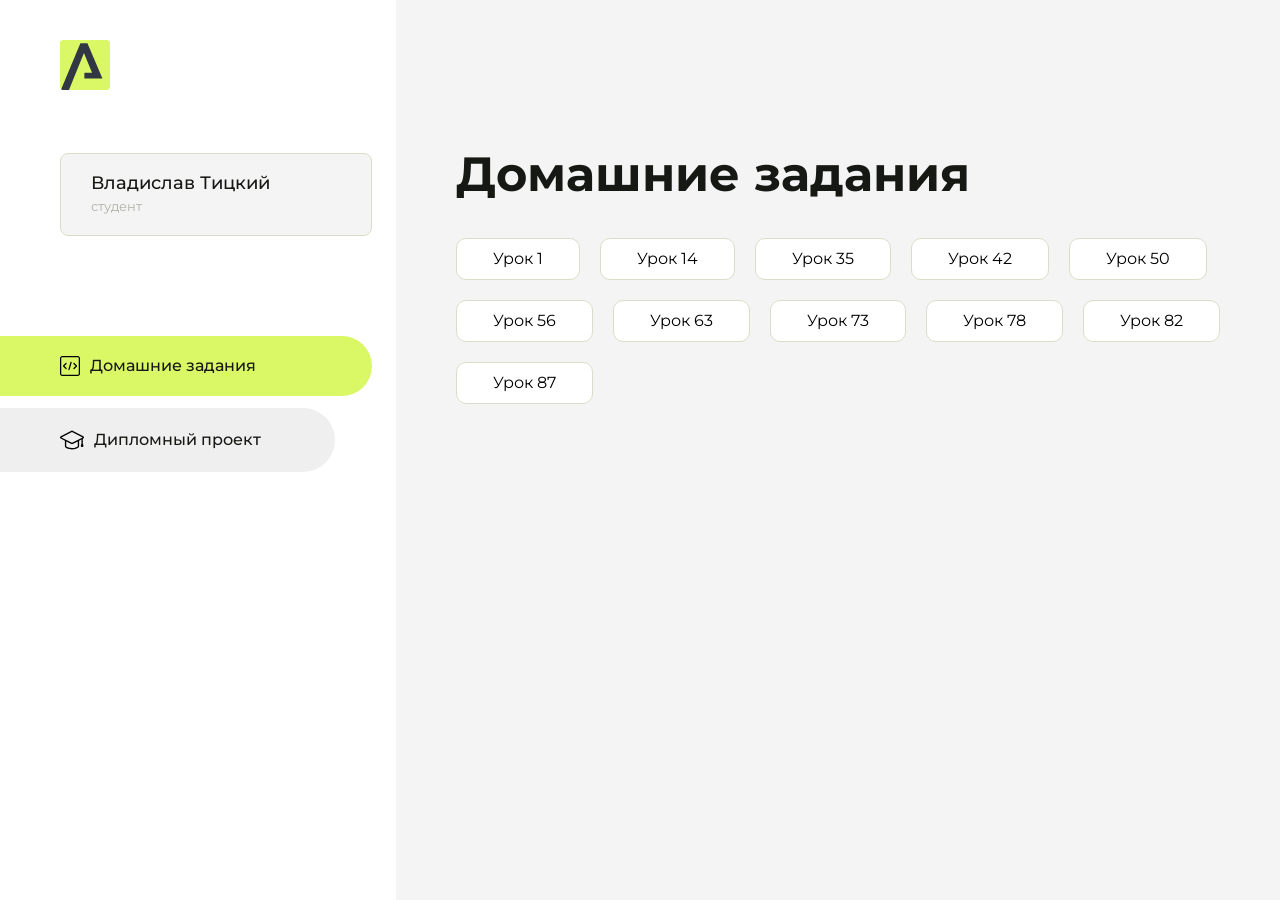
<file: index.html>
<!DOCTYPE html>
<html lang="en">
<head>
    <meta charset="UTF-8">
    <meta name="viewport" content="width=device-width, initial-scale=1.0">
    <title>Домашняя работа</title>
    <link rel="shortcut icon" href="src/logo.ico" type="image/x-icon">
    <link rel="preconnect" href="https://fonts.googleapis.com">
    <link rel="preconnect" href="https://fonts.gstatic.com" crossorigin>
    <link href="https://fonts.googleapis.com/css2?family=Montserrat:wght@400;500;700&family=Rubik:wght@500&display=swap"
          rel="stylesheet">
    <link rel="stylesheet" href="src/style.css">
</head>
<body id="body">
<div class="overlay" id="overlay"></div>
<div class="layout">
    <div class="burger" id="burger">
        <svg viewBox="0 0 24 24" fill="none" xmlns="http://www.w3.org/2000/svg">
            <g id="SVGRepo_bgCarrier" stroke-width="0"></g>
            <g id="SVGRepo_tracerCarrier" stroke-linecap="round" stroke-linejoin="round"></g>
            <g id="SVGRepo_iconCarrier">
                <path d="M4 18L20 18" stroke="#DAF765" stroke-width="2" stroke-linecap="round"></path>
                <path d="M4 12L20 12" stroke="#DAF765" stroke-width="2" stroke-linecap="round"></path>
                <path d="M4 6L20 6" stroke="#DAF765" stroke-width="2" stroke-linecap="round"></path>
            </g>
        </svg>
    </div>
    <aside class="sidebar" id="sidebar">
        <div class="sidebar__inner">
            <div class="logo">
                <svg width="50" height="50" viewBox="0 0 50 50" fill="none" xmlns="http://www.w3.org/2000/svg">
                    <g clip-path="url(#clip0_513_74730)">
                        <path d="M46.17 -0.257004H3.83C1.57281 -0.257004 -0.257 1.57281 -0.257 3.83V46.17C-0.257 48.4272 1.57281 50.257 3.83 50.257H46.17C48.4272 50.257 50.257 48.4272 50.257 46.17V3.83C50.257 1.57281 48.4272 -0.257004 46.17 -0.257004Z"
                              fill="#DAF765"/>
                        <path d="M24.375 38.4H42.461L27.441 3.1585H20.4355C20.4355 3.1585 6.7895 35.881 1.1945 49.294C2.015 50.0275 3.0945 50.257 3.6945 50.257H8.8445L23.954 13.07L32.0465 32.8285H24.375V38.4Z"
                              fill="#323843"/>
                    </g>
                    <defs>
                        <clipPath id="clip0_513_74730">
                            <rect width="50" height="50" fill="white"/>
                        </clipPath>
                    </defs>
                </svg>
            </div>
            <div class="sidebar__user">
                <div class="sidebar__name">Владислав Тицкий</div>
                <div class="sidebar__text">студент</div>
            </div>
            <div class="sidebar__tabs">
                <div class="sidebar__item">
                    <button class="sidebar__button active" id="tasks">
                        <svg xmlns="http://www.w3.org/2000/svg" width="20" height="20" viewBox="0 0 20 20" fill="none">
                            <g clip-path="url(#clip0_704_74543)">
                                <path d="M17.7083 20H2.29167C1.0275 20 0 18.9725 0 17.7083V2.29167C0 1.0275 1.0275 0 2.29167 0H17.7083C18.9725 0 20 1.0275 20 2.29167V17.7083C20 18.9725 18.9725 20 17.7083 20ZM2.29167 1.25C1.7175 1.25 1.25 1.7175 1.25 2.29167V17.7083C1.25 18.2825 1.7175 18.75 2.29167 18.75H17.7083C18.2825 18.75 18.75 18.2825 18.75 17.7083V2.29167C18.75 1.7175 18.2825 1.25 17.7083 1.25H2.29167Z"
                                      fill="black"/>
                                <path d="M6.04167 13.125C5.88167 13.125 5.72167 13.0642 5.6 12.9417L3.1 10.4417C2.85583 10.1975 2.85583 9.80167 3.1 9.5575L5.6 7.0575C5.84417 6.81333 6.24 6.81333 6.48417 7.0575C6.72833 7.30167 6.72833 7.6975 6.48417 7.94167L4.42583 10L6.48417 12.0583C6.72833 12.3025 6.72833 12.6983 6.48417 12.9425C6.36167 13.0642 6.20167 13.125 6.04167 13.125Z"
                                      fill="black"/>
                                <path d="M8.95833 14.1667C8.9 14.1667 8.84 14.1583 8.78167 14.1417C8.45083 14.0442 8.26083 13.6967 8.35833 13.3658L10.4417 6.28251C10.5392 5.95084 10.8892 5.76417 11.2175 5.85917C11.5483 5.95667 11.7383 6.30417 11.6408 6.63501L9.5575 13.7183C9.47833 13.9908 9.22833 14.1667 8.95833 14.1667Z"
                                      fill="black"/>
                                <path d="M13.9583 13.125C13.7983 13.125 13.6383 13.0642 13.5167 12.9417C13.2725 12.6975 13.2725 12.3017 13.5167 12.0575L15.575 9.99916L13.5167 7.94083C13.2725 7.69666 13.2725 7.30083 13.5167 7.05666C13.7608 6.81249 14.1567 6.81249 14.4008 7.05666L16.9008 9.55666C17.145 9.80083 17.145 10.1967 16.9008 10.4408L14.4008 12.9408C14.2783 13.0642 14.1183 13.125 13.9583 13.125Z"
                                      fill="black"/>
                            </g>
                            <defs>
                                <clipPath id="clip0_704_74543">
                                    <rect width="20" height="20" fill="white"/>
                                </clipPath>
                            </defs>
                        </svg>
                        <span>Домашние задания</span></button>
                </div>
                <div class="sidebar__item">
                    <button class="sidebar__button" id="diplom">
                        <svg xmlns="http://www.w3.org/2000/svg" width="24" height="24" viewBox="0 0 24 24" fill="none">
                            <g clip-path="url(#clip0_704_74553)">
                                <path d="M23.2628 10.5971C23.7176 10.365 24 9.90375 24 9.39337C24 8.883 23.7176 8.42175 23.2628 8.18962L12.6135 2.75362C12.2291 2.55824 11.7705 2.55787 11.3854 2.75399L0.736875 8.19C0.282375 8.42175 0 8.883 0 9.39337C0 9.90375 0.282375 10.365 0.736875 10.5971L4.89038 12.7177V18.2074C4.89038 19.8154 8.412 21.393 12 21.393C15.5884 21.393 19.1096 19.815 19.1096 18.2074V12.7174L21.4609 11.517V15.8017L20.901 17.2305C20.7409 17.6389 20.7934 18.0994 21.0405 18.4616C21.2876 18.8246 21.6979 19.041 22.1366 19.041C22.5754 19.041 22.9852 18.8246 23.2324 18.462C23.4795 18.099 23.532 17.6385 23.3719 17.2301L22.8124 15.8021V10.827L23.2628 10.5971ZM17.7623 18.1721C17.6198 18.6375 15.3491 20.0419 12 20.0419C8.65088 20.0419 6.38025 18.6375 6.2415 18.2074V12.3037L6.23887 12.3019C6.23812 12.057 6.1065 11.8207 5.87325 11.7019L1.3515 9.39337L12 3.95737L22.6489 9.39337L12 14.8294L5.87325 11.7019C5.54063 11.5331 4.6695 11.6674 4.5 12C4.33012 12.3322 4.55813 12.5479 4.89038 12.7177L11.3857 16.0331C11.5781 16.1314 11.7889 16.1805 12 16.1805C12.2107 16.1805 12.4222 16.1314 12.6146 16.0331L17.7593 13.407L17.7623 18.1721Z"
                                      fill="black"/>
                            </g>
                            <defs>
                                <clipPath id="clip0_704_74553">
                                    <rect width="24" height="24" fill="white"/>
                                </clipPath>
                            </defs>
                        </svg>
                        <span>Дипломный проект</span></button>
                </div>
            </div>
        </div>

    </aside>
    <div class="content">
        <div class="container">
            <div class="content__block" id="tasksBlock">
                <div class="content__title">Домашние задания</div>
                <ul class="content__list">
                    <li class="content__list-item">
                        <a href="HeloAroken/index.html">Урок 1</a>
                    </li>
                     <li class="content__list-item">
                        <a href="Article/index.html">Урок 14 </a>
                    </li>
                     <li class="content__list-item">
                        <a href="Tabl/index.html">Урок 35 </a>
                    </li>
                     <li class="content__list-item">
                        <a href="Practik-form/index.html">Урок 42 </a>
                    </li>
                     <li class="content__list-item">
                        <a href="Fit-studio/article.html">Урок 50 </a>
                    </li>
                     <li class="content__list-item">
                        <a href="Flexbox/index.html">Урок 56 </a>
                    </li>
                     <li class="content__list-item">
                        <a href="Fit-studio-1/article.html">Урок 63 </a>
                    </li>
                     <li class="content__list-item">
                        <a href="Form/index.html">Урок 73 </a>
                    </li>
                    <li class="content__list-item">
                        <a href="Fit-studio-2/index.html">Урок 78 </a>
                    </li>
                    <li class="content__list-item">
                        <a href="Fit-studio-3/index.html">Урок 82 </a>
                    </li>
                    <li class="content__list-item">
                        <a href="Fit-studio-final/index.html">Урок 87 </a>
                    </li>
                </ul>
            </div>
            <div class="content__block hidden" id="diplomBlock">
                <div class="content__title">Дипломный проект</div>
                <div class="content__list-diplom">
                    <a href="ПАПКА-С-НОМЕРОМ-УРОКА">Ссылка на ДЗ</a>
                </div>
                <div class="content__decor">
                    <div class="content__decor-text">Давай проверим, чему ты научился!</div>
                    <div class="content__decor-img">
                        <img src="src/decor.png" alt="decor">
                    </div>
                </div>
            </div>
        </div>
    </div>
</div>
<script src="src/index.js"></script>
</body>
</html>
</file>
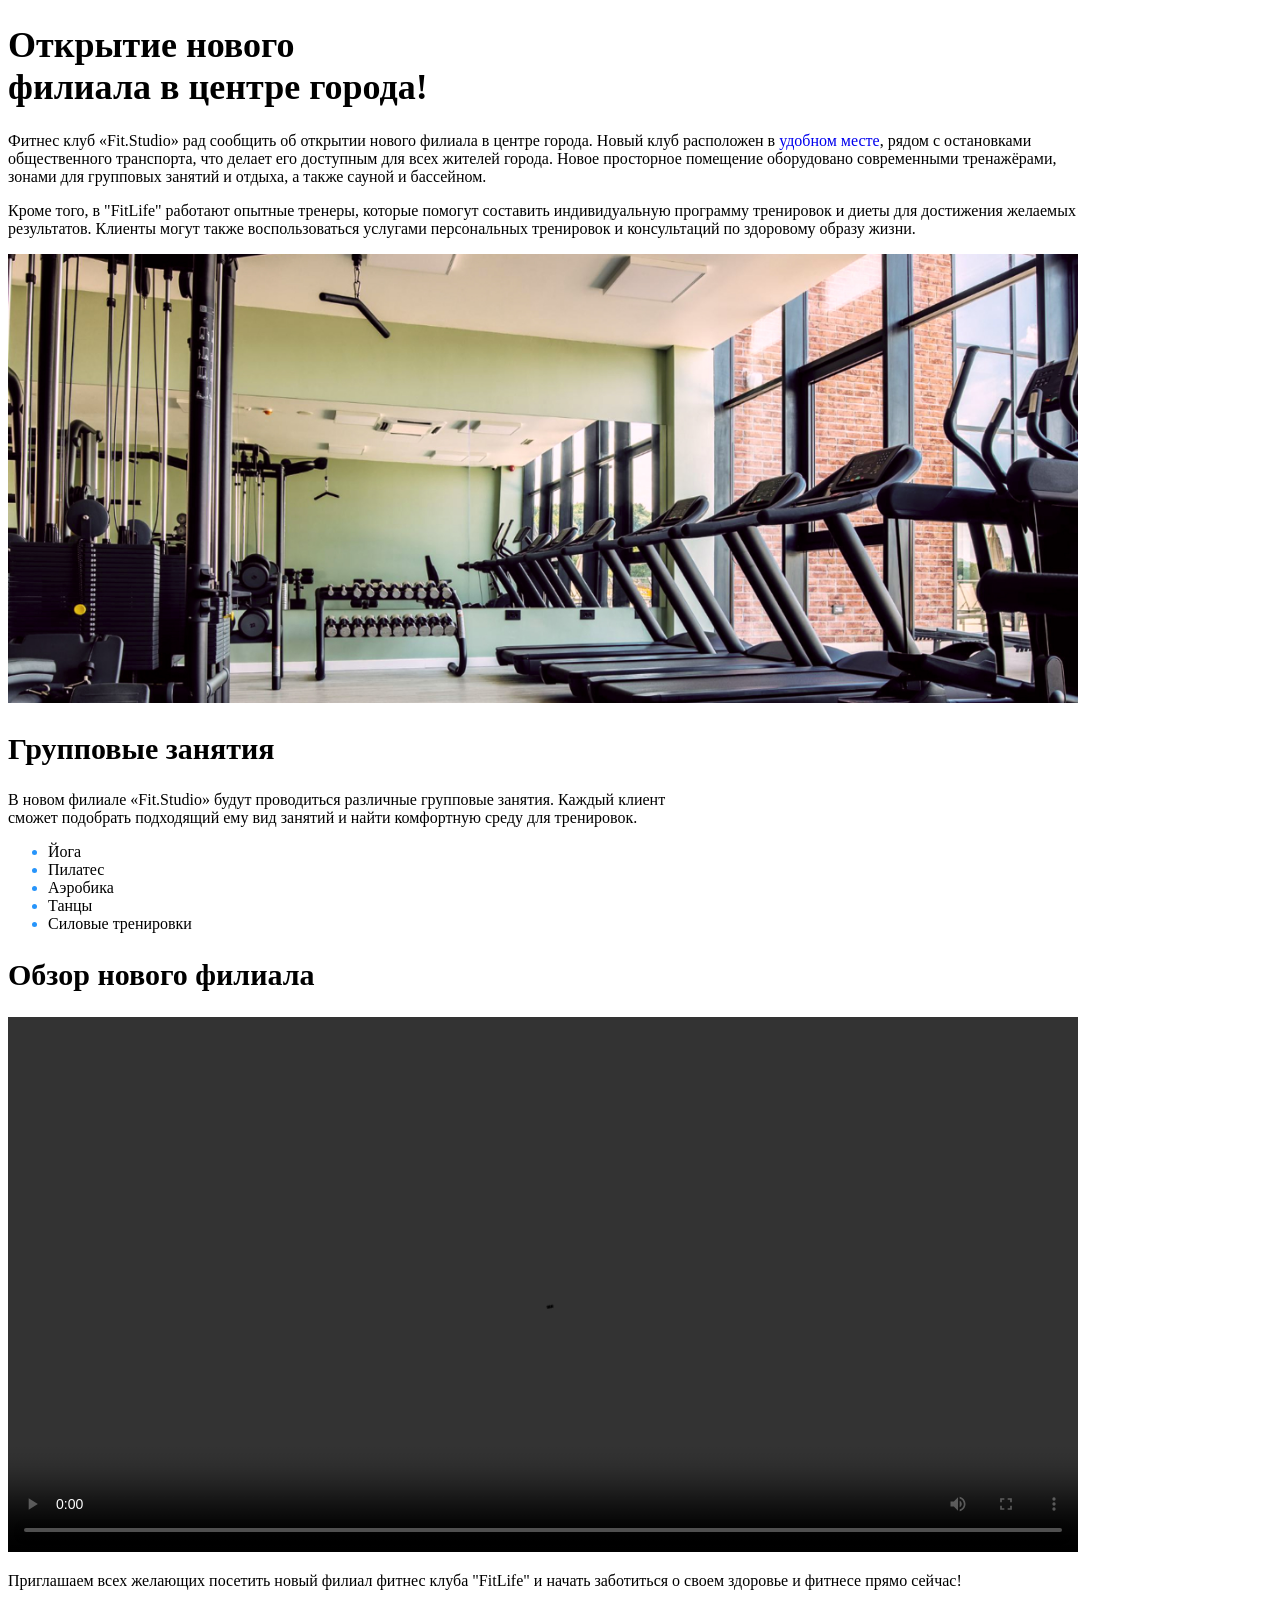
<file: Article/index.html>
<!doctype html>
<html lang="ru">
  <head>
    <meta charset="UTF-8" />
    <meta name="viewport" content="width=device-width, initial-scale=1.0" />
    <title>Статья</title>
  </head>
  <body>
    <h1 style="font-size: 36px">
      Открытие нового
      <div></div>
      филиала в центре города!
    </h1>
    <p>
      Фитнес клуб «Fit.Studio» рад сообщить об открытии нового филиала в центре
      города. Новый клуб расположен в
      <a
        href="https://krasnodar.alexfitness.ru/cheremushki/"
        target="_blank"
        style="text-decoration: none"
        >удобном месте</a
      >, рядом с остановками <br />
      общественного транспорта, что делает его доступным для всех жителей
      города. Новое просторное помещение оборудовано современными тренажёрами,
      <br />
      зонами для групповых занятий и отдыха, а также сауной и бассейном.
    </p>
    <p>
      Кроме того, в "FitLife" работают опытные тренеры, которые помогут
      составить индивидуальную программу тренировок и диеты для достижения
      желаемых <br />
      результатов. Клиенты могут также воспользоваться услугами персональных
      тренировок и консультаций по здоровому образу жизни.
    </p>
    <img
      src="./image/gym-image.jpg"
      alt="Тренажерный зал с тремя беговыми дорожками, большим зеркалом и с двумя стойками для гантелей, справа на фотографии окно с видом на улицу"
      width="1070"
    />
    <h2 style="font-size: 30px">Групповые занятия</h2>
    <p>
      В новом филиале «Fit.Studio» будут проводиться различные групповые
      занятия. Каждый клиент <br />
      сможет подобрать подходящий ему вид занятий и найти комфортную среду для
      тренировок.
    </p>
    <ul>
      <li style="color: rgb(39, 149, 251);"><span style="color:black ;" /li>Йога</li>
      <li style="color: rgb(39, 149, 251)"><span style="color: black " /li>Пилатес</li>
      <li style="color: rgb(39, 149, 251)"><span style="color:black"s /li>Аэробика</li>
      <li style="color: rgb(39, 149, 251)"><span style="color:black" /li>Танцы</li>
      <li style="color: rgb(39, 149, 251)"><span style="color:black" /li>Cиловые тренировки</li>
    </ul>
    <h2 style="font-size: 30px">Обзор нового филиала</h2>
    <video src="./video/gym-video.mp4" controls width="1070"></video>
    <p>
      Приглашаем всех желающих посетить новый филиал фитнес клуба "FitLife" и
      начать заботиться о своем здоровье и фитнесе прямо сейчас!
    </p>
  </body>
</html>
</file>
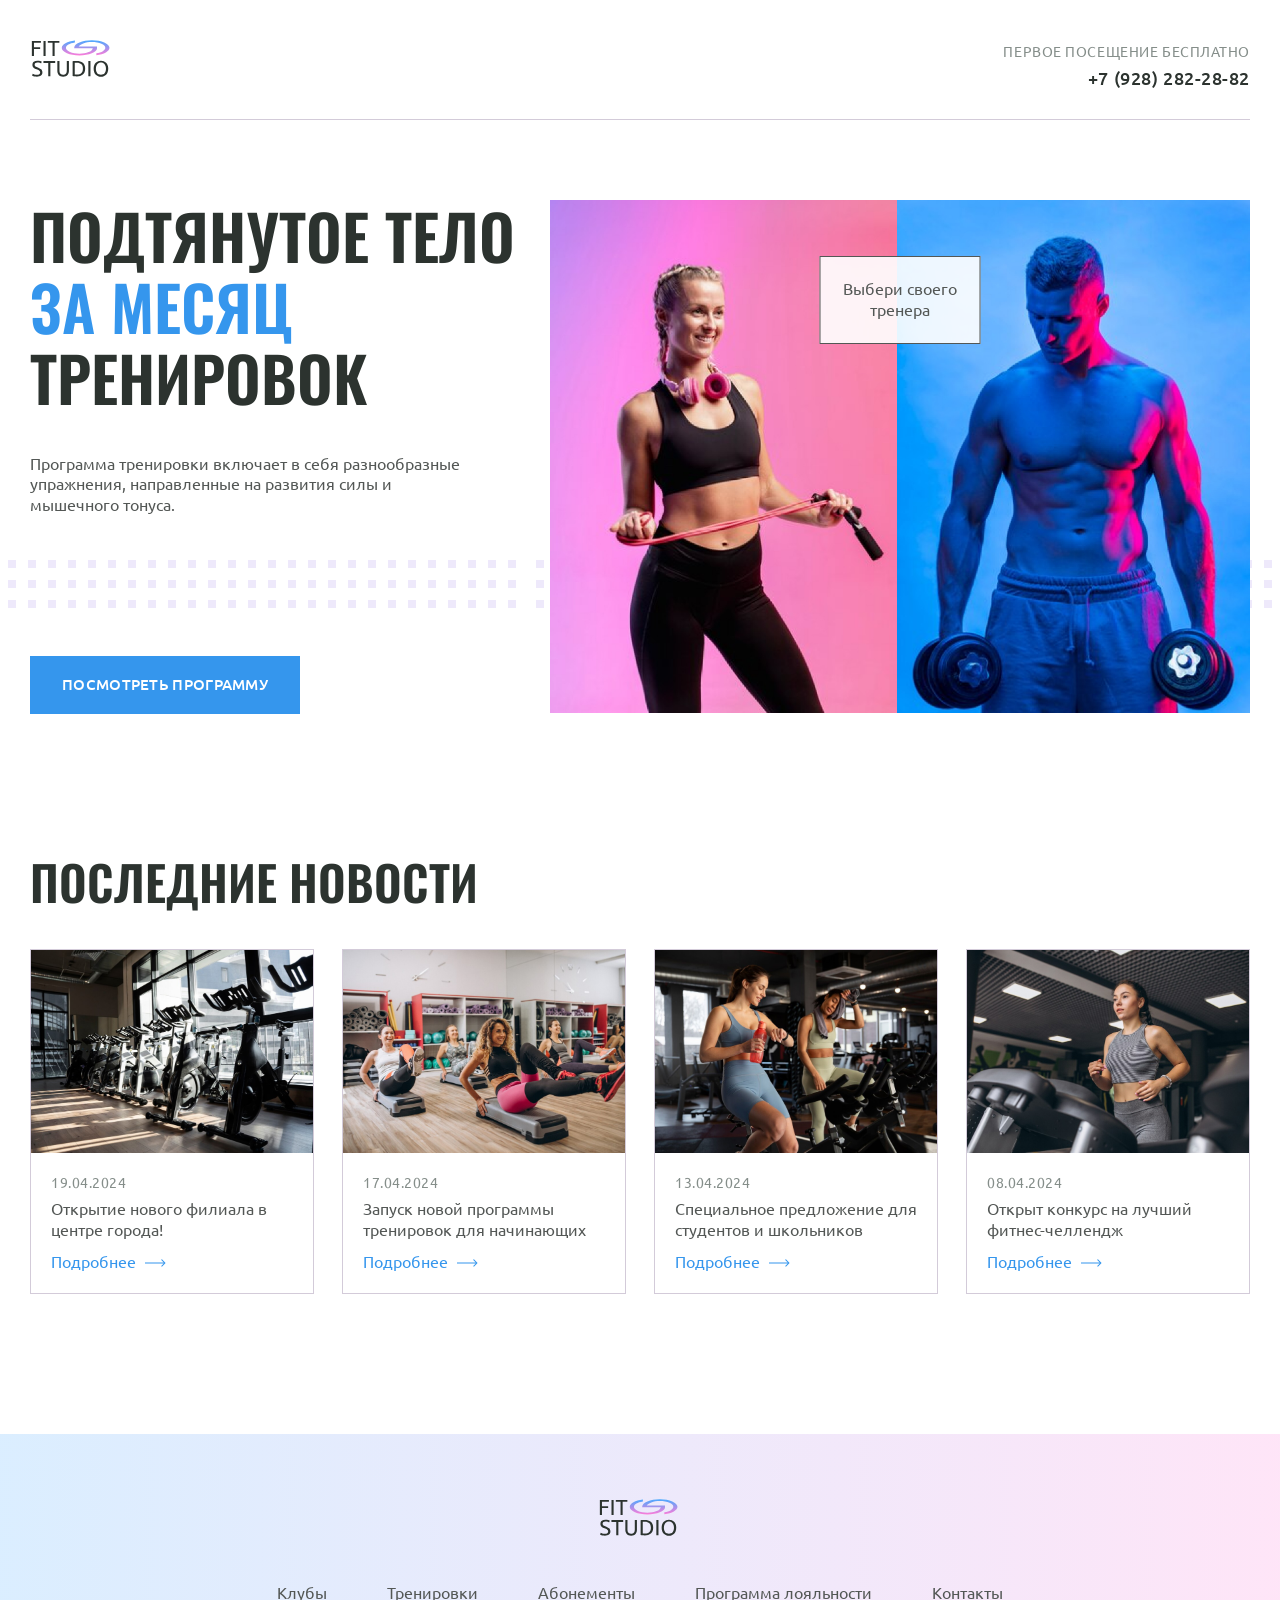
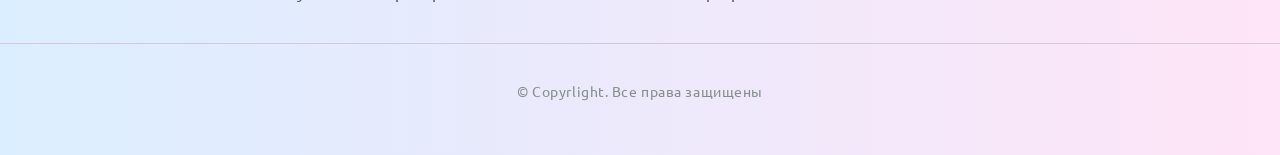
<file: Fit-studio-3/index.html>
<!doctype html>
<html lang="ru">
  <head>
    <meta charset="UTF-8" />
    <meta name="viewport" content="width=device-width, initial-scale=1.0" />
    <title>Fit Studio - Главная</title>
    <link rel="stylesheet" href="./CSS/normalize.css" />
    <link rel="stylesheet" href="./CSS/fonts.css" />
    <link rel="stylesheet" href="./CSS/globals.css" />
    <link rel="stylesheet" href="./CSS/header.css" />
    <link rel="stylesheet" href="./CSS/index.css" />
    <link rel="stylesheet" href="./CSS/footer.css" />
    <link
      rel="icon"
      type="image/svg+xml"
      sizes="128x128"
      href="./images/favicon-icon.svg"
    />
  </head>
  <body>
    <header class="header">
      <div class="container">
        <div class="header-inner">
          <a href="/">
            <img
              src="./images/logo-icon.svg"
              width="84"
              height="45"
              alt="Логотип Fit studio"
            />
          </a>
          <div class="phone text-sub">
            <p>Первое посещение бесплатно</p>
            <a href="tel: +79282822882">+7 (928) 282-28-82</a>
          </div>
        </div>
      </div>
    </header>
    <section class="hero section">
      <div class="container hero-container">
        <div class="hero-info">
          <h1>Подтянутое тело <strong>за месяц</strong> тренировок</h1>
          <p class="text">
            Программа тренировки включает в себя разнообразные упражнения,
            направленные на развития силы и мышечного тонуса.
          </p>
          <a class="button" href="#">Посмотреть программу</a>
        </div>
        <div class="hero-images">
          <p class="hero-choose text">Выбери своего тренера</p>
          <img
            src="./images/sporty-woman-img.jpg"
            width="347"
            height="513"
            alt="Спортивная девушка держит в руках скакалку"
          />
          <img
            src="./images/sporty-man-img.jpg"
            width="353"
            height="513"
            alt="Спортивный мужчина держит в руках гантели"
          />
        </div>
      </div>
    </section>
    <section class="news section">
      <div class="container">
        <h2 class="title-large">Последние новости</h2>
        <div class="news-container">
          <article class="news-article">
            <header>
              <img
                src="./images/news/news-1-img.jpg"
                width="284"
                height="203"
                alt="велотренажеры в спортивном зале"
              />
              <div class="news-info">
                <time class="news-date text-sub" datetime="2024-04-19">
                  19.04.2024
                </time>
                <h3 class="text">Открытие нового филиала в центре города!</h3>
              </div>
            </header>
            <footer>
              <a class="news-link" href="article.html">Подробнее</a>
            </footer>
          </article>
          <article class="news-article">
            <header>
              <img
                src="./images/news/news-2-img.jpg"
                width="284"
                height="203"
                alt="группа девушек выполняют тренировку на степ-платформах"
              />
              <div class="news-info">
                <time class="news-date text-sub" datetime="2024.04.17">
                  17.04.2024
                </time>
                <h3 class="text">
                  Запуск новой программы тренировок для начинающих
                </h3>
              </div>
            </header>
            <footer>
              <a class="news-link" href="article.html">Подробнее</a>
            </footer>
          </article>
          <article class="news-article">
            <header>
              <img
                src="./images/news/news-3-img.jpg"
                width="284"
                height="203"
                alt="Две девушки занимаются на велотренажерах"
              />
              <div class="news-info">
                <time class="news-date text-sub" datetime="2024-04-13">
                  13.04.2024
                </time>
                <h3 class="text">
                  Специальное предложение для студентов и школьников
                </h3>
              </div>
            </header>
            <footer>
              <a class="news-link" href="article.html">Подробнее</a>
            </footer>
          </article>
          <article class="news-article">
            <header>
              <img
                src="./images/news/news-4-img.jpg"
                width="284"
                height="203"
                alt="Девушка тренируется на беговой дорожке"
              />
              <div class="news-info">
                <time class="news-date text-sub" datetime="2024-04-08">
                  08.04.2024
                </time>
                <h3 class="text">Открыт конкурс на лучший фитнес-челлендж</h3>
              </div>
            </header>
            <footer>
              <a class="news-link" href="article.html">Подробнее</a>
            </footer>
          </article>
        </div>
      </div>
    </section>
    <footer class="footer">
      <div class="footer-top">
        <div class="container">
          <a class="footer-logo" href="/">
            <img
              src="./images/logo-icon.svg"
              width="84"
              height="45"
              alt="Логотип Fit studio"
            />
          </a>
          <nav class="menu">
            <ul>
              <li><a href="#">Клубы</a></li>
              <li><a href="#">Тренировки</a></li>
              <li><a href="#">Абонементы</a></li>
              <li><a href="#">Программа лояльности</a></li>
              <li><a href="#">Контакты</a></li>
            </ul>
          </nav>
        </div>
      </div>
      <div class="contaier">
        <p class="copyrlight">&copy; Copyrlight. Все права защищены</p>
      </div>
    </footer>
  </body>
</html>
</file>
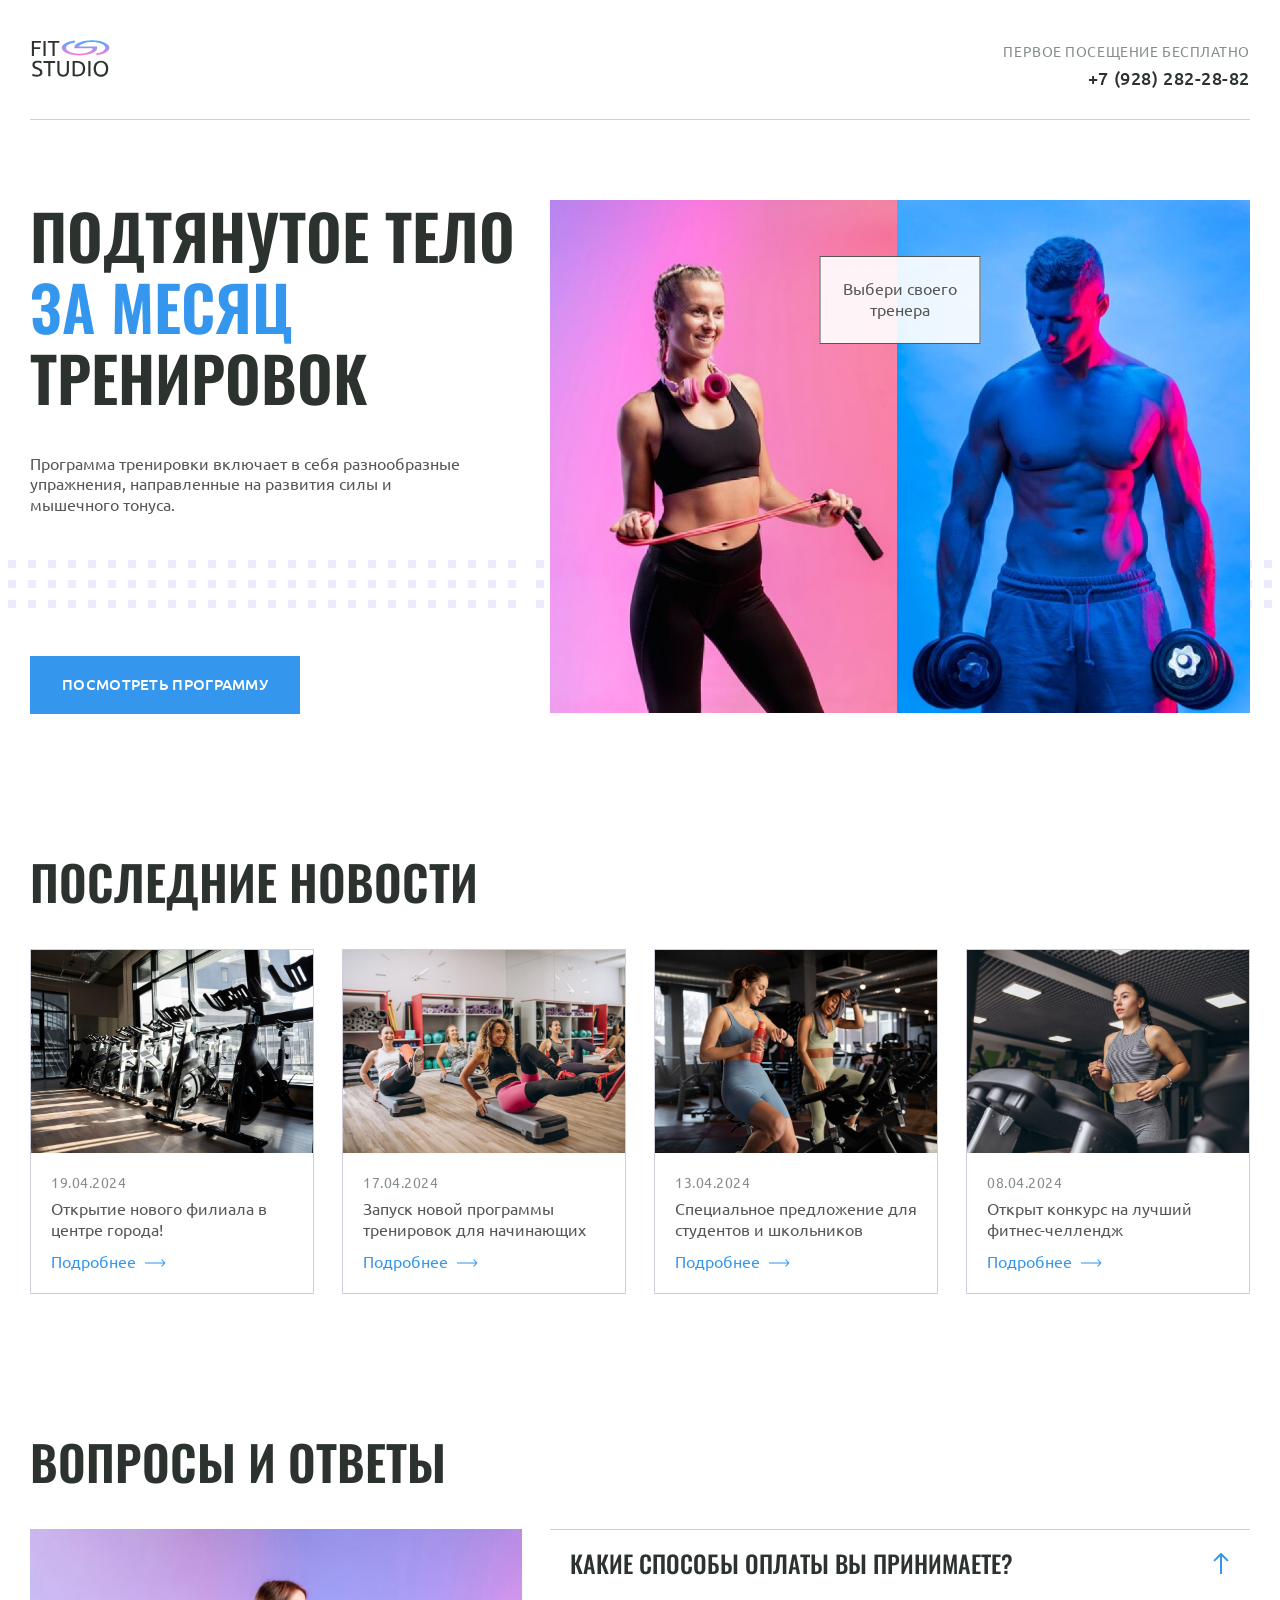
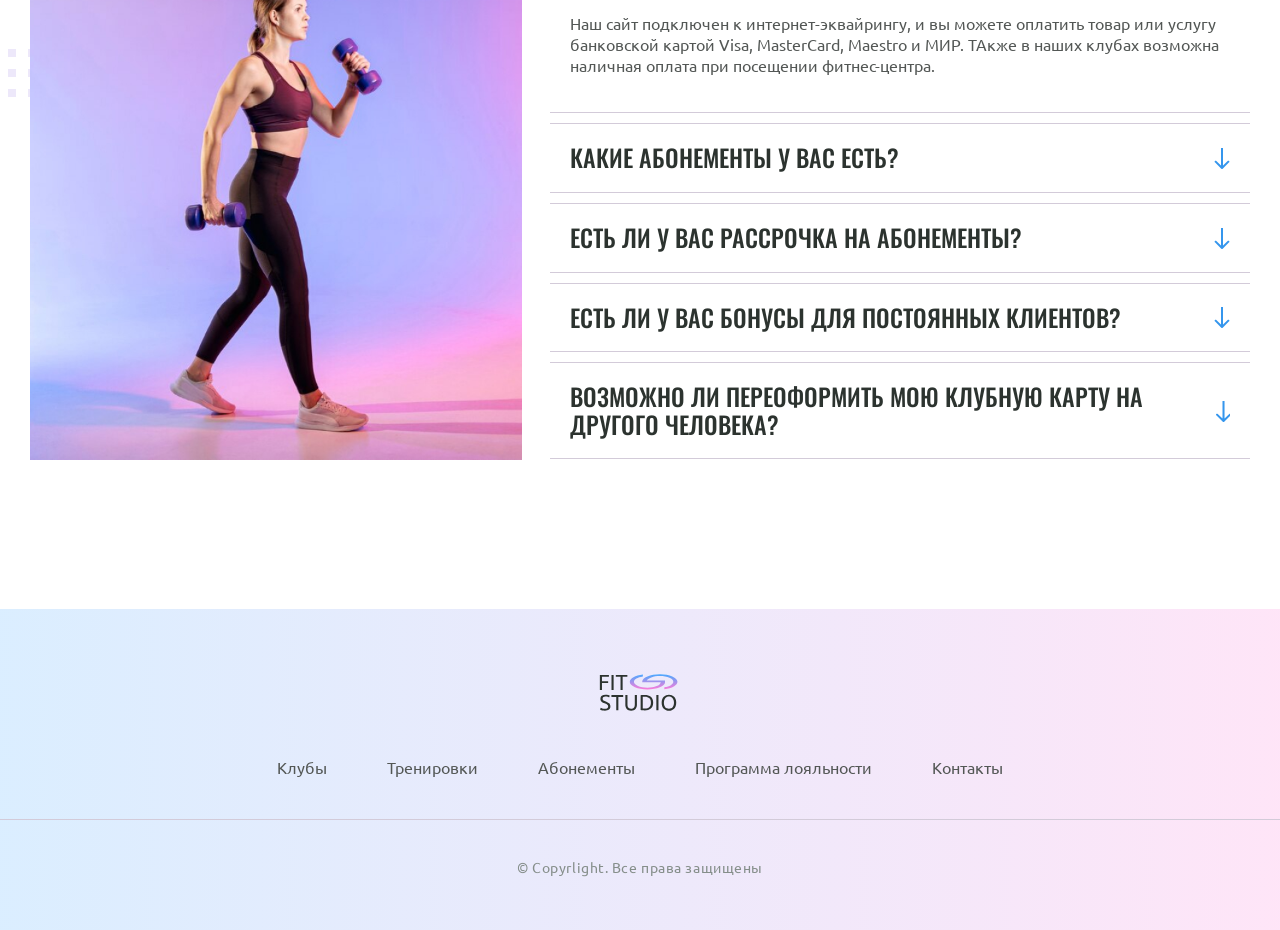
<file: Fit-studio-final/index.html>
<!doctype html>
<html lang="ru">
  <head>
    <meta charset="UTF-8" />
    <meta name="viewport" content="width=device-width, initial-scale=1.0" />
    <title>Fit Studio - Главная</title>
    <link rel="stylesheet" href="./CSS/normalize.css" />
    <link rel="stylesheet" href="./CSS/fonts.css" />
    <link rel="stylesheet" href="./CSS/globals.css" />
    <link rel="stylesheet" href="./CSS/header.css" />
    <link rel="stylesheet" href="./CSS/index.css" />
    <link rel="stylesheet" href="./CSS/footer.css" />
    <link
      rel="icon"
      type="image/svg+xml"
      sizes="128x128"
      href="./images/favicon-icon.svg"
    />
  </head>
  <body>
    <header class="header">
      <div class="container">
        <div class="header-inner">
          <a href="/">
            <img
              src="./images/logo-icon.svg"
              width="84"
              height="45"
              alt="Логотип Fit studio"
            />
          </a>
          <div class="phone text-sub">
            <p>Первое посещение бесплатно</p>
            <a href="tel: +79282822882">+7 (928) 282-28-82</a>
          </div>
        </div>
      </div>
    </header>
    <section class="hero section">
      <div class="container hero-container">
        <div class="hero-info">
          <h1>Подтянутое тело <strong>за месяц</strong> тренировок</h1>
          <p class="text">
            Программа тренировки включает в себя разнообразные упражнения,
            направленные на развития силы и мышечного тонуса.
          </p>
          <a class="button" href="#">Посмотреть программу</a>
        </div>
        <div class="hero-images">
          <p class="hero-choose text">Выбери своего тренера</p>
          <img
            src="./images/sporty-woman-img.jpg"
            width="347"
            height="513"
            alt="Спортивная девушка держит в руках скакалку"
          />
          <img
            src="./images/sporty-man-img.jpg"
            width="353"
            height="513"
            alt="Спортивный мужчина держит в руках гантели"
          />
        </div>
      </div>
    </section>
    <section class="news section">
      <div class="container">
        <h2 class="title-large">Последние новости</h2>
        <div class="news-container">
          <article class="news-article">
            <header>
              <img
                src="./images/news/news-1-img.jpg"
                width="284"
                height="203"
                alt="велотренажеры в спортивном зале"
              />
              <div class="news-info">
                <time class="news-date text-sub" datetime="2024-04-19">
                  19.04.2024
                </time>
                <h3 class="text">Открытие нового филиала в центре города!</h3>
              </div>
            </header>
            <footer>
              <a class="news-link" href="article.html">Подробнее</a>
            </footer>
          </article>
          <article class="news-article">
            <header>
              <img
                src="./images/news/news-2-img.jpg"
                width="284"
                height="203"
                alt="группа девушек выполняют тренировку на степ-платформах"
              />
              <div class="news-info">
                <time class="news-date text-sub" datetime="2024.04.17">
                  17.04.2024
                </time>
                <h3 class="text">
                  Запуск новой программы тренировок для начинающих
                </h3>
              </div>
            </header>
            <footer>
              <a class="news-link" href="article.html">Подробнее</a>
            </footer>
          </article>
          <article class="news-article">
            <header>
              <img
                src="./images/news/news-3-img.jpg"
                width="284"
                height="203"
                alt="Две девушки занимаются на велотренажерах"
              />
              <div class="news-info">
                <time class="news-date text-sub" datetime="2024-04-13">
                  13.04.2024
                </time>
                <h3 class="text">
                  Специальное предложение для студентов и школьников
                </h3>
              </div>
            </header>
            <footer>
              <a class="news-link" href="article.html">Подробнее</a>
            </footer>
          </article>
          <article class="news-article">
            <header>
              <img
                src="./images/news/news-4-img.jpg"
                width="284"
                height="203"
                alt="Девушка тренируется на беговой дорожке"
              />
              <div class="news-info">
                <time class="news-date text-sub" datetime="2024-04-08">
                  08.04.2024
                </time>
                <h3 class="text">Открыт конкурс на лучший фитнес-челлендж</h3>
              </div>
            </header>
            <footer>
              <a class="news-link" href="article.html">Подробнее</a>
            </footer>
          </article>
        </div>
      </div>
    </section>
    <section class="faq section">
      <div class="container">
        <h2 class="title-large">Вопросы и ответы</h2>
        <div class="faq-container">
          <img
            src="./images/sporty-woman-2-img.jpg"
            width="492"
            height="531"
            alt="Спортивная девушка держит в руках гантели"
          />
          <div>
            <details name="faq" open>
              <summary class="title-medium">
                Какие способы оплаты вы принимаете?
              </summary>
              <p class="text">
                Наш сайт подключен к интернет-эквайрингу, и вы можете оплатить
                товар или услугу банковской картой Visa, MasterCard, Maestro и
                МИР. ТАкже в наших клубах возможна наличная оплата при посещении
                фитнес-центра.
              </p>
            </details>
            <details name="faq">
              <summary class="title-medium">
                Какие абонементы у вас есть?
              </summary>
              <p class="text">
                Наш сайт подключен к интернет-эквайрингу, и вы можете оплатить
                товар или услугу банковской картой Visa, MasterCard, Maestro и
                МИР. ТАкже в наших клубах возможна наличная оплата при посещении
                фитнес-центра.
              </p>
            </details>
            <details name="faq">
              <summary class="title-medium">
                Есть ли у вас рассрочка на абонементы?
              </summary>
              <p class="text">
                Наш сайт подключен к интернет-эквайрингу, и вы можете оплатить
                товар или услугу банковской картой Visa, MasterCard, Maestro и
                МИР. ТАкже в наших клубах возможна наличная оплата при посещении
                фитнес-центра.
              </p>
            </details>
            <details name="faq">
              <summary class="title-medium">
                Есть ли у вас бонусы для постоянных клиентов?
              </summary>
              <p class="text">
                Наш сайт подключен к интернет-эквайрингу, и вы можете оплатить
                товар или услугу банковской картой Visa, MasterCard, Maestro и
                МИР. ТАкже в наших клубах возможна наличная оплата при посещении
                фитнес-центра.
              </p>
            </details>
            <details name="faq">
              <summary class="title-medium">
                Возможно ли переоформить мою клубную карту на другого человека?
              </summary>
              <p class="text">
                Наш сайт подключен к интернет-эквайрингу, и вы можете оплатить
                товар или услугу банковской картой Visa, MasterCard, Maestro и
                МИР. ТАкже в наших клубах возможна наличная оплата при посещении
                фитнес-центра.
              </p>
            </details>
          </div>
        </div>
      </div>
    </section>
    <footer class="footer">
      <div class="footer-top">
        <div class="container">
          <a class="footer-logo" href="/">
            <img
              src="./images/logo-icon.svg"
              width="84"
              height="45"
              alt="Логотип Fit studio"
            />
          </a>
          <nav class="menu">
            <ul>
              <li><a href="#">Клубы</a></li>
              <li><a href="#">Тренировки</a></li>
              <li><a href="#">Абонементы</a></li>
              <li><a href="#">Программа лояльности</a></li>
              <li><a href="#">Контакты</a></li>
            </ul>
          </nav>
        </div>
      </div>
      <div class="contaier">
        <p class="copyrlight">&copy; Copyrlight. Все права защищены</p>
      </div>
    </footer>
  </body>
</html>
</file>
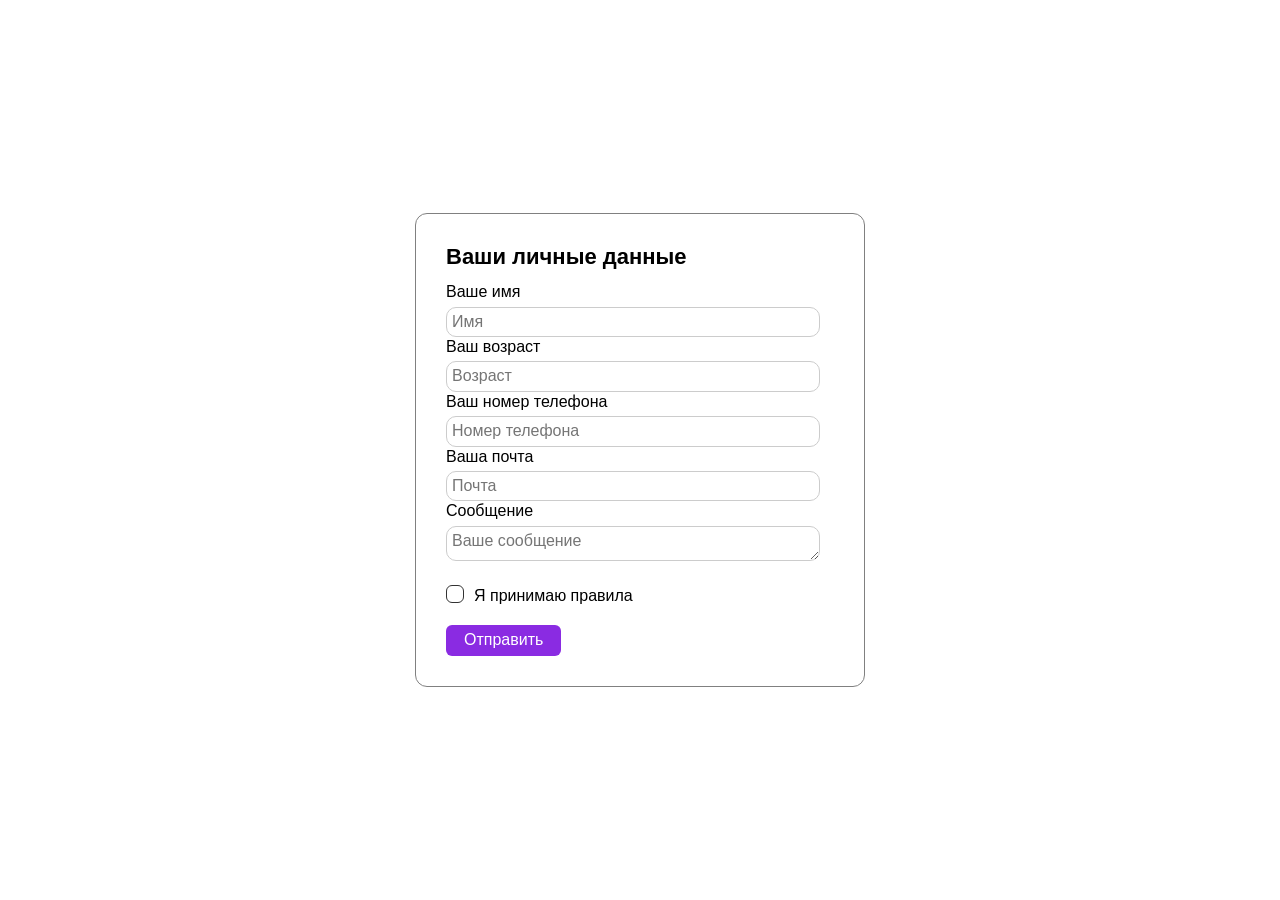
<file: Form/index.html>
<!doctype html>
<html lang="ru">
  <head>
    <meta charset="UTF-8" />
    <meta name="viewport" content="width=device-width, initial-scale=1.0" />
    <title>Практика по формам</title>
    <link rel="stylesheet" href="./CSS/style.css" />
    <link rel="stylesheet" href="./CSS/normalize.css" />
    <link rel="stylesheet" href="./images/check-icon.svg" />
  </head>
  <body>
    <form action="form">
      <legend>Ваши личные данные</legend>
      <fieldset class="group-1">
        <label>
          Ваше имя
          <input type="Name" required placeholder="Имя" />
        </label>
        <label>
          Ваш возраст
          <input type="number" required placeholder="Возраст" />
        </label>
        <label>
          Ваш номер телефона
          <input type="tel" required placeholder="Номер телефона" />
        </label>
        <label>
          Ваша почта
          <input type="email" required placeholder="Почта" />
        </label>
        <label>
          Сообщение
          <textarea
            name="coments"
            required
            placeholder="Ваше сообщение"
          ></textarea>
        </label>
      </fieldset>
      <label class="label checkbox-label">
        <input class="checkbox" type="checkbox" name="checkbox" required />
        <span class="checkbox-text">Я принимаю правила</span>
      </label>
      <button class="button">Отправить</button>
    </form>
  </body>
</html>
</file>
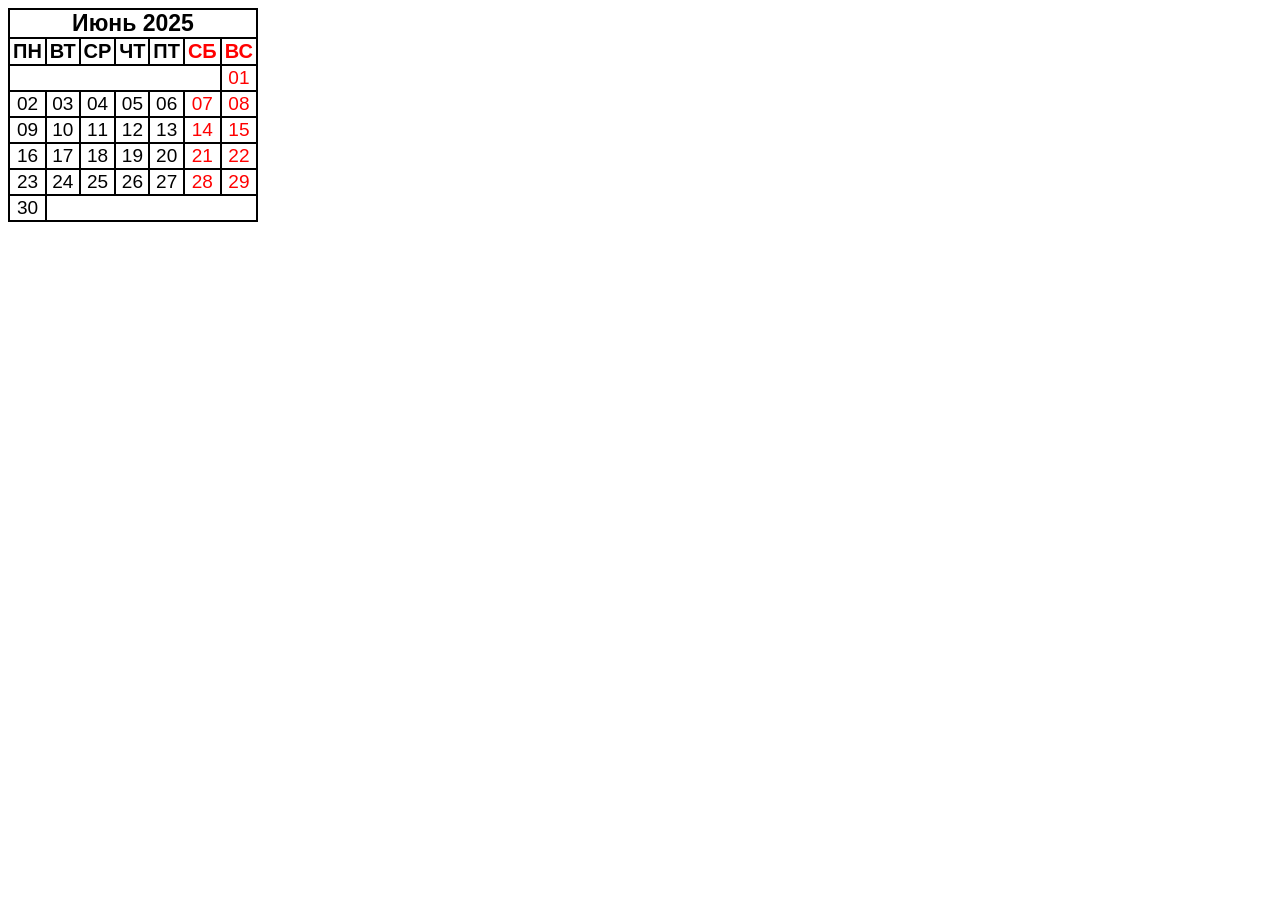
<file: Tabl/index.html>
<!doctype html>
<html lang="ru">
  <head>
    <meta charset="UTF-8" />
    <meta name="viewport" content="width=device-width, initial-scale=1.0" />
    <title>Практика по таблицам</title>
    <link rel="stylesheet" href="./CSS/style.css" />
  </head>
  <body>
    <table>
      <caption>
        Июнь 2025
      </caption>
      <thead>
        <tr>
          <th>ПН</th>
          <th>ВТ</th>
          <th>СР</th>
          <th>ЧТ</th>
          <th>ПТ</th>
          <th class="weekend">СБ</th>
          <th class="weekend">ВС</th>
        </tr>
      </thead>
      <tbody>
        <tr>
          <td colspan="6"></td>
          <td class="weekend">01</td>
        </tr>
        <tr>
          <td>02</td>
          <td>03</td>
          <td>04</td>
          <td>05</td>
          <td>06</td>
          <td class="weekend">07</td>
          <td class="weekend">08</td>
        </tr>
        <tr>
          <td>09</td>
          <td>10</td>
          <td>11</td>
          <td>12</td>
          <td>13</td>
          <td class="weekend">14</td>
          <td class="weekend">15</td>
        </tr>
        <tr>
          <td>16</td>
          <td>17</td>
          <td>18</td>
          <td>19</td>
          <td>20</td>
          <td class="weekend">21</td>
          <td class="weekend">22</td>
        </tr>
        <tr>
          <td>23</td>
          <td>24</td>
          <td>25</td>
          <td>26</td>
          <td>27</td>
          <td class="weekend">28</td>
          <td class="weekend">29</td>
        </tr>
        <tr>
          <td>30</td>
          <td colspan="6"></td>
        </tr>
      </tbody>
    </table>
  </body>
</html>
</file>
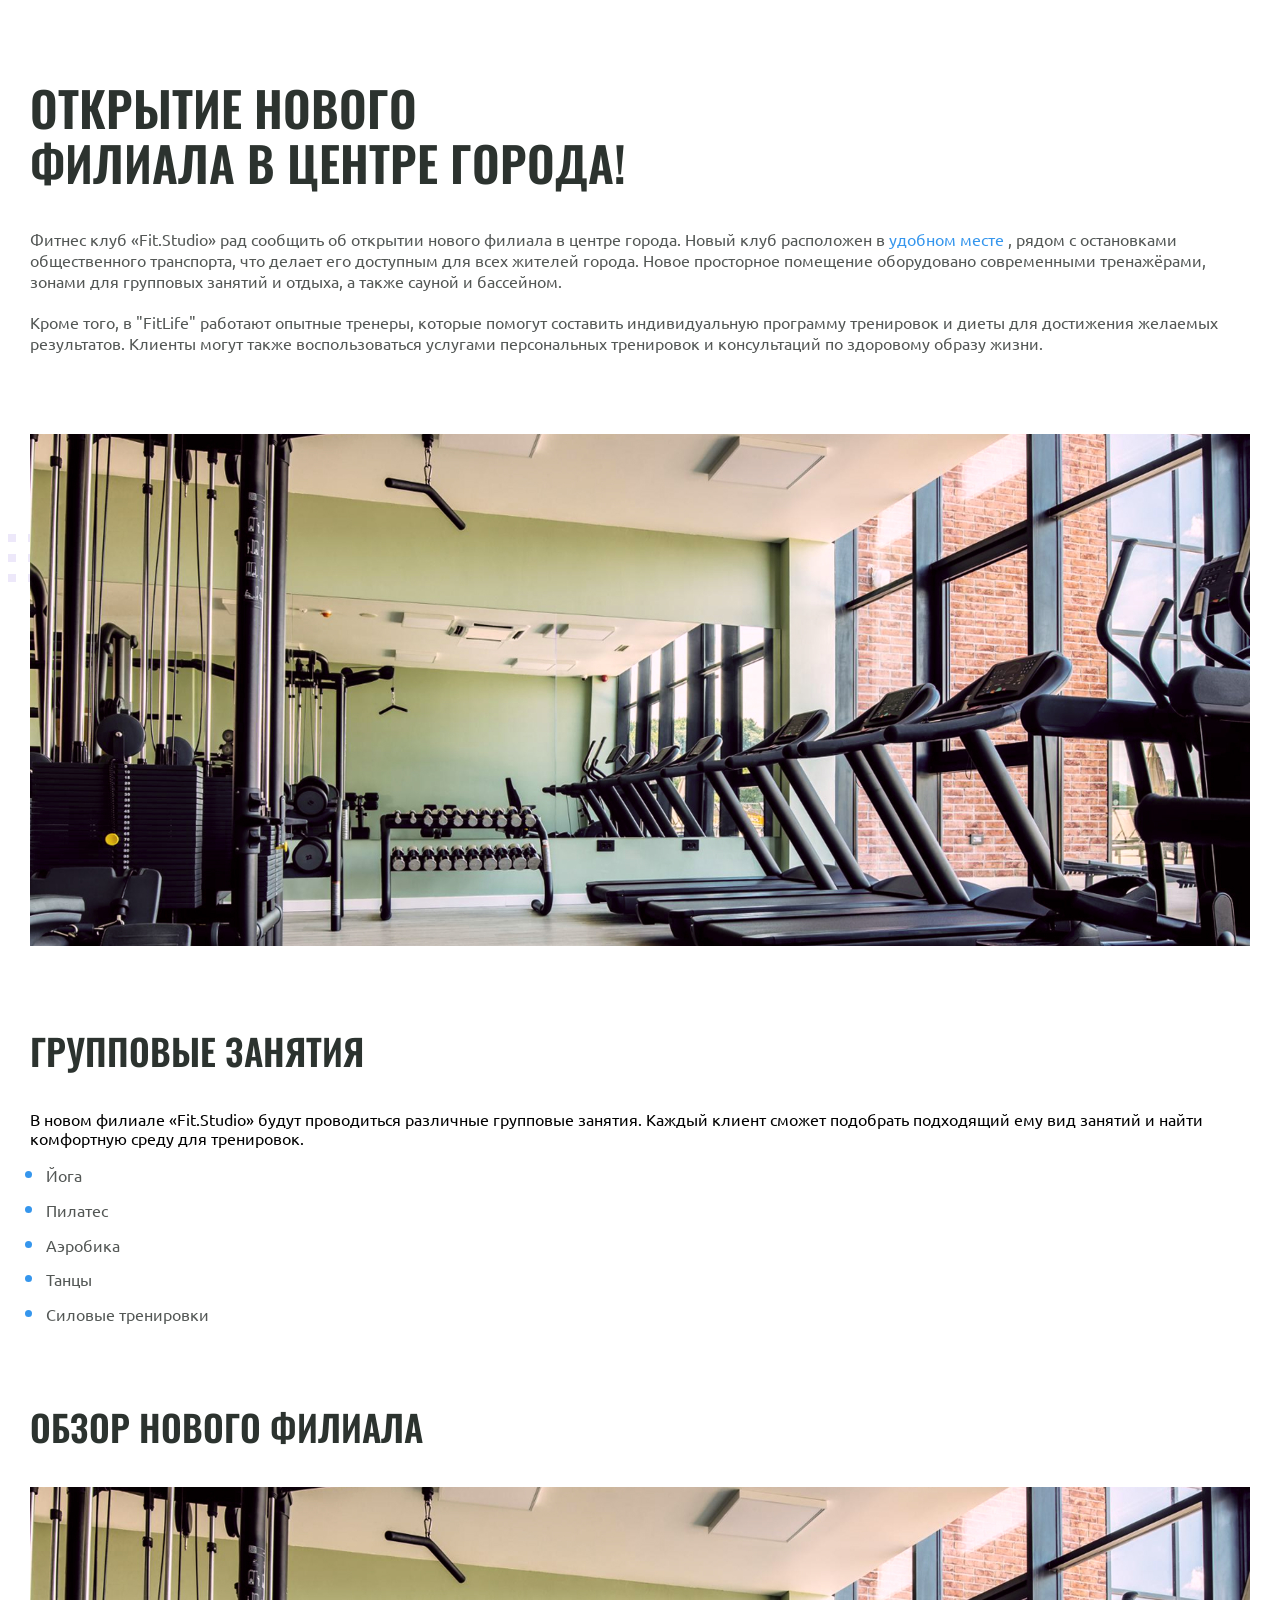
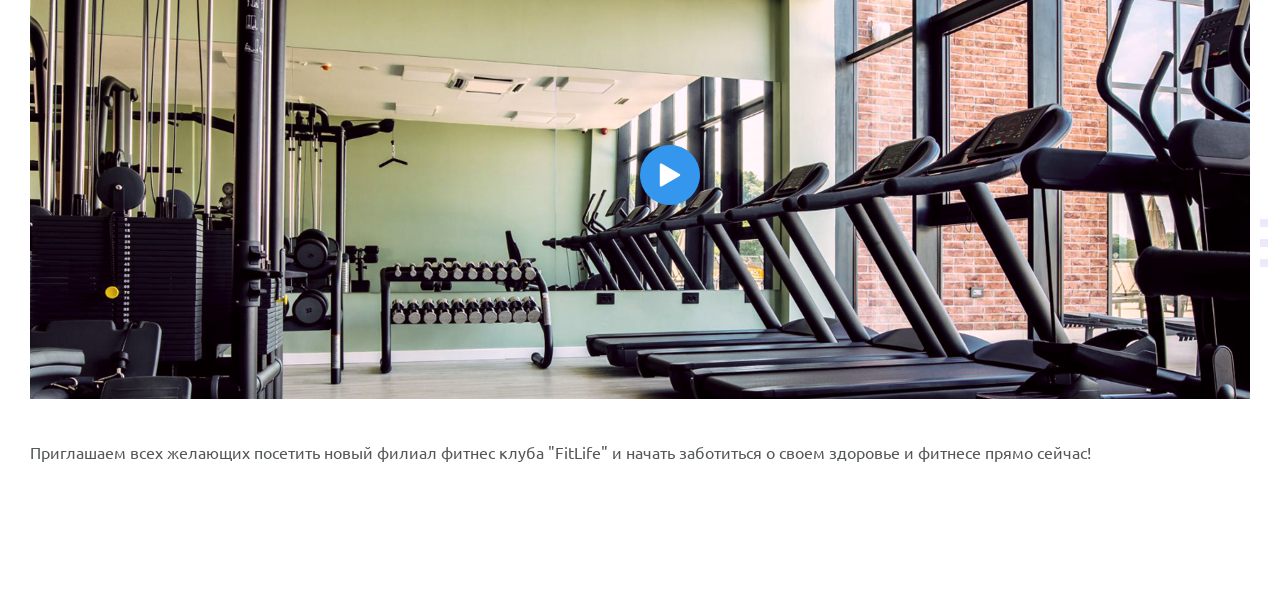
<file: Fit-studio-1/article.html>
<!doctype html>
<html lang="ru">
  <head>
    <meta charset="UTF-8" />
    <meta name="viewport" content="width=device-width, initial-scale=1.0" />
    <title>Fit Studio - Открытие нового филиала!</title>
    <link rel="stylesheet" href="./CSS/normalize.css" />
    <link rel="stylesheet" href="./CSS/fonts.css" />
    <link rel="stylesheet" href="./CSS/article.css" />
  </head>
  <body>
    <article class="article">
      <div class="container">
        <h1 class="article-title article-title-large">
          Открытие нового филиала в центре города!
        </h1>
        <p class="article-text">
          Фитнес клуб «Fit.Studio» рад сообщить об открытии нового филиала в
          центре города. Новый клуб расположен в
          <a href="#">удобном месте</a> , рядом с остановками общественного
          транспорта, что делает его доступным для всех жителей города. Новое
          просторное помещение оборудовано современными тренажёрами, зонами для
          групповых занятий и отдыха, а также сауной и бассейном.
        </p>
        <p class="article-text article-mb">
          Кроме того, в "FitLife" работают опытные тренеры, которые помогут
          составить индивидуальную программу тренировок и диеты для достижения
          желаемых результатов. Клиенты могут также воспользоваться услугами
          персональных тренировок и консультаций по здоровому образу жизни.
        </p>
        <div class="article-decor-wrapper article-decor-wrapper-1 article-mb">
          <img
            class="images"
            src="./images/gym-image.jpg"
            width="1220"
            height="512"
            alt="Тренажерный зал"
          />
        </div>
        <h2 class="article-title article-title-medium">Групповые занятия</h2>
        <p class="article=text">
          В новом филиале «Fit.Studio» будут проводиться различные групповые
          занятия. Каждый клиент сможет подобрать подходящий ему вид занятий и
          найти комфортную среду для тренировок.
        </p>
        <ul class="article-list article-text article-mb">
          <li class="article-item">Йога</li>
          <li class="article-item">Пилатес</li>
          <li class="article-item">Аэробика</li>
          <li class="article-item">Танцы</li>
          <li class="article-item">Силовые тренировки</li>
        </ul>
        <h2 class="article-title article-title-medium">Обзор нового филиала</h2>
        <div class="article-decor-wrapper article-decor-wrapper-2 article-mb-2">
          <button class="article-play-button">
            <img
              src="./images/play-icon.svg"
              width="24"
              height="24"
              alt="запустить"
            />
          </button>
          <img
            class="images"
            src="./images/gym-image.jpg"
            width="1220"
            height="512"
            alt="Тренажерный зал"
          />
        </div>
        <p class="article-text">
          Приглашаем всех желающих посетить новый филиал фитнес клуба "FitLife"
          и начать заботиться о своем здоровье и фитнесе прямо сейчас!
        </p>
      </div>
    </article>
  </body>
</html>
</file>
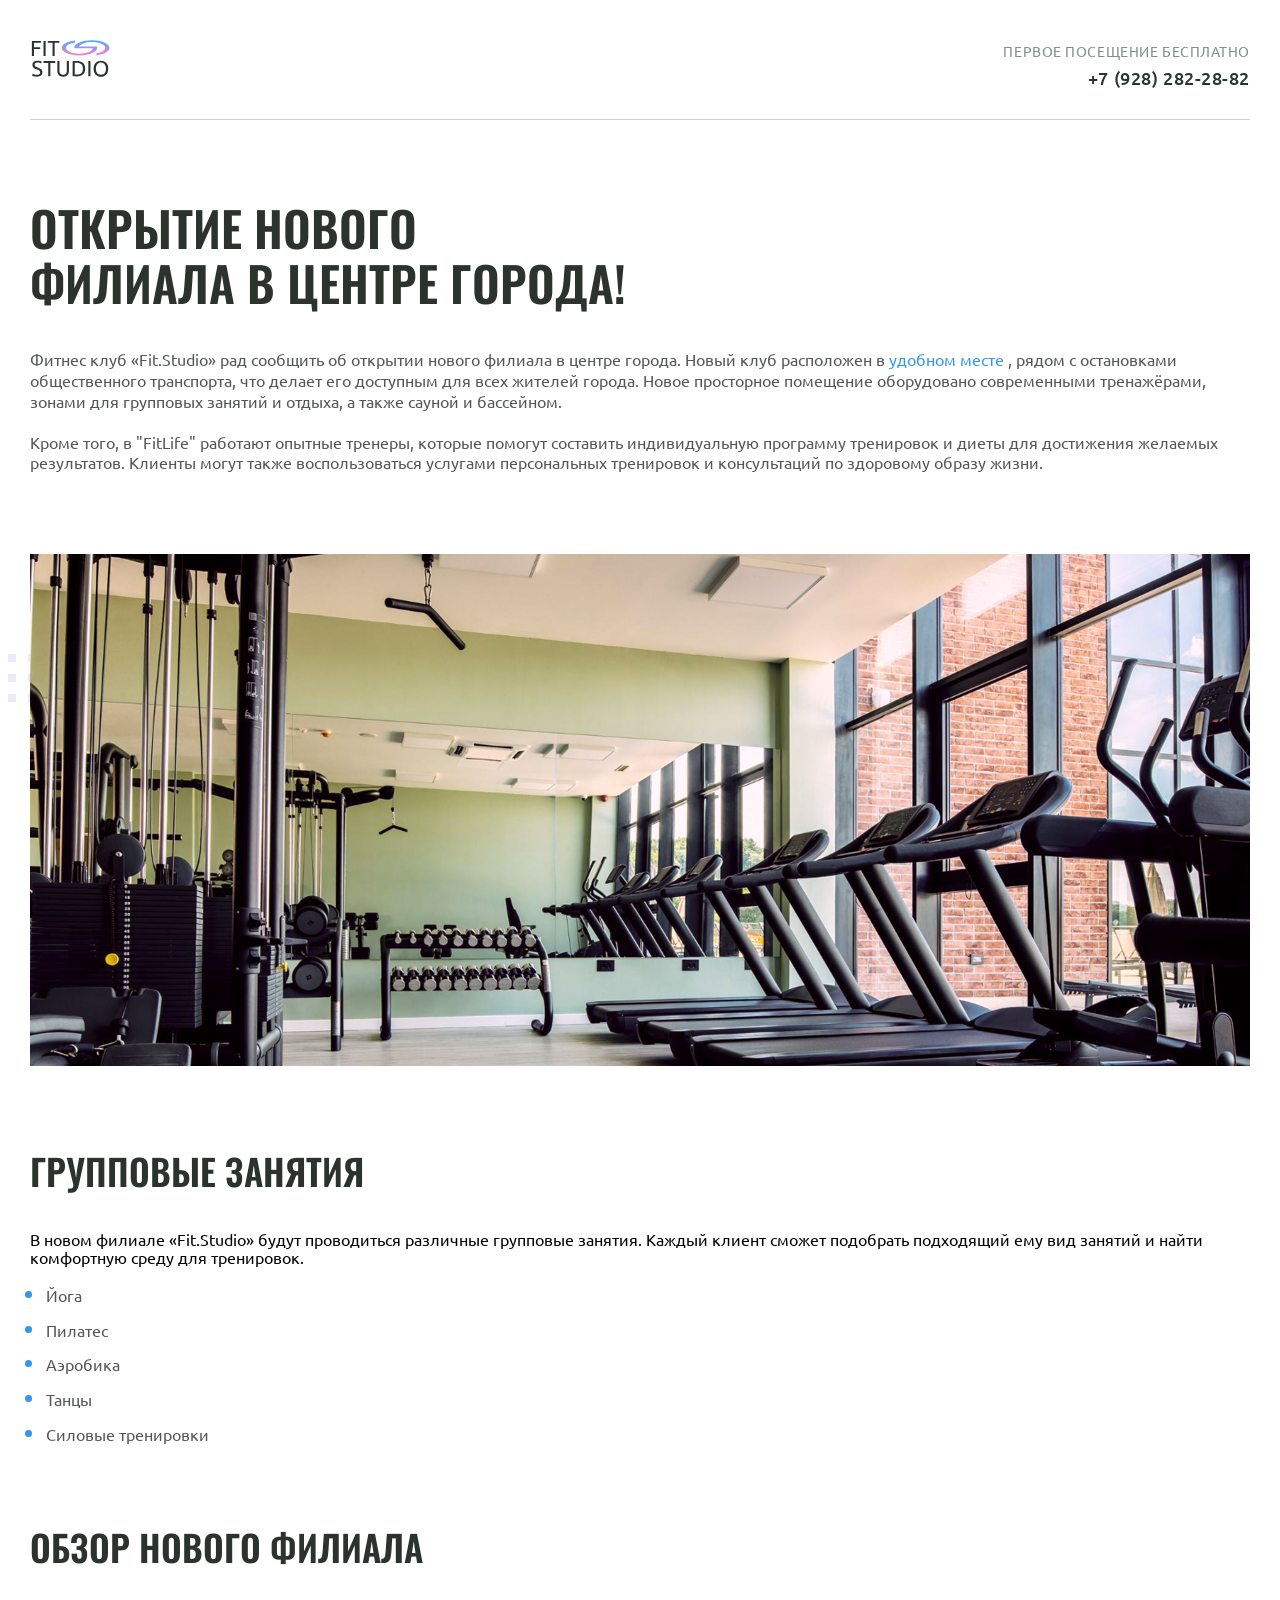
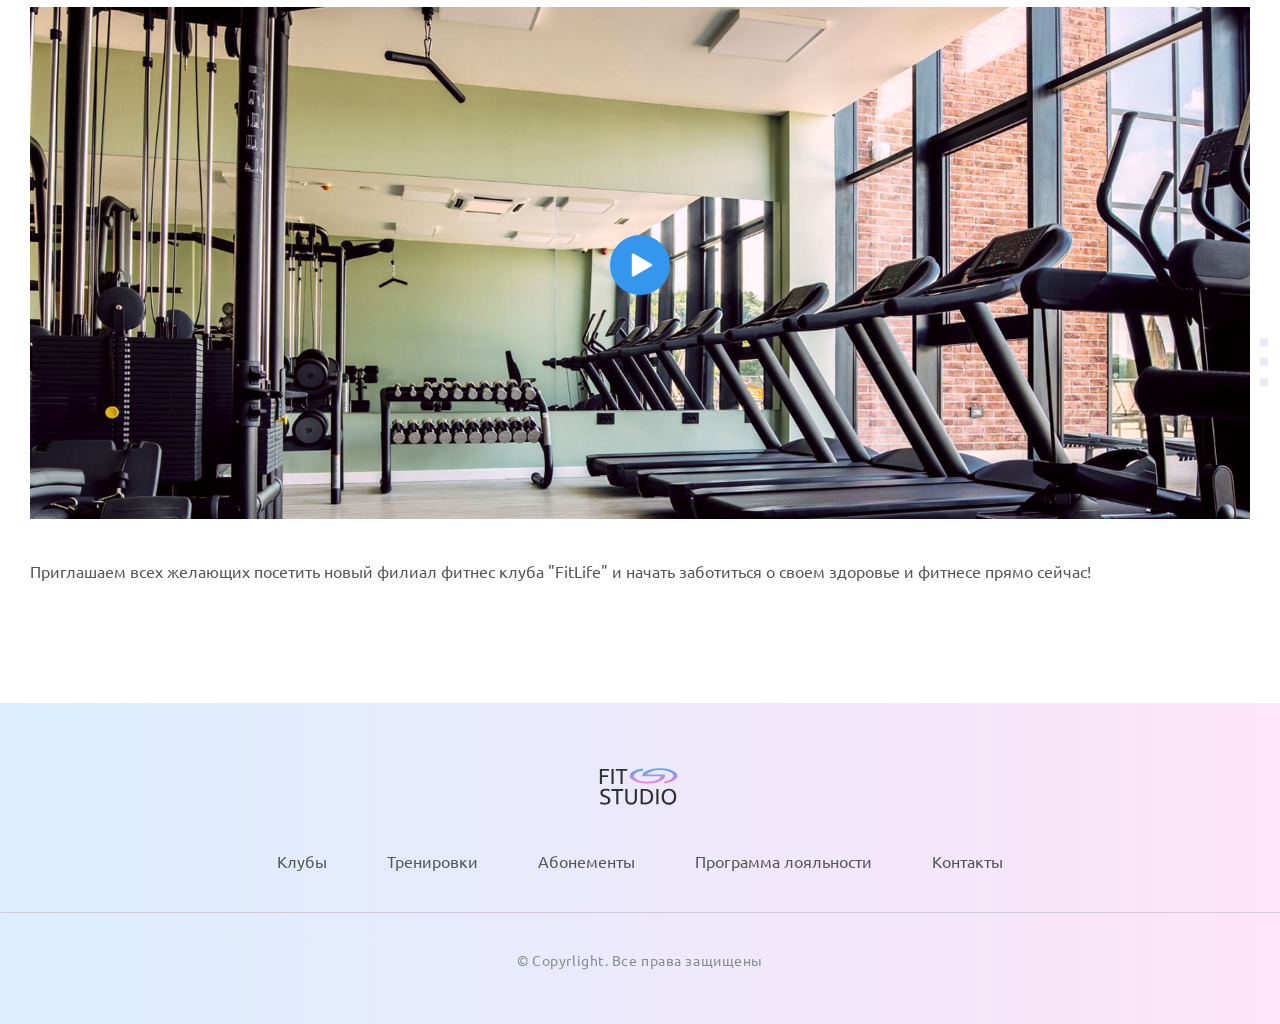
<file: Fit-studio-2/article.html>
<!doctype html>
<html lang="ru">
  <head>
    <meta charset="UTF-8" />
    <meta name="viewport" content="width=device-width, initial-scale=1.0" />
    <title>Fit Studio - Открытие нового филиала!</title>
    <link rel="stylesheet" href="./CSS/normalize.css" />
    <link rel="stylesheet" href="./CSS/fonts.css" />
    <link rel="stylesheet" href="./CSS/globals.css" />
    <link rel="stylesheet" href="./CSS/header.css" />
    <link rel="stylesheet" href="./CSS/article.css" />
    <link rel="stylesheet" href="./CSS/footer.css" />
    <link
      rel="icon"
      type="image/svg+xml"
      sizes="128x128"
      href="./images/favicon-icon.svg"
    />
  </head>
  <body>
    <header class="header">
      <div class="container">
        <div class="header-inner">
          <a href="/">
            <img
              src="./images/logo-icon.svg"
              width="84"
              height="45"
              alt="Логотип Fit studio"
            />
          </a>
          <div class="phone">
            <p>Первое посещение бесплатно</p>
            <a href="tel: +79282822882">+7 (928) 282-28-82</a>
          </div>
        </div>
      </div>
    </header>
    <article class="article">
      <div class="container">
        <h1 class="article-title article-title-large">
          Открытие нового филиала в центре города!
        </h1>
        <p class="article-text">
          Фитнес клуб «Fit.Studio» рад сообщить об открытии нового филиала в
          центре города. Новый клуб расположен в
          <a href="#">удобном месте</a> , рядом с остановками общественного
          транспорта, что делает его доступным для всех жителей города. Новое
          просторное помещение оборудовано современными тренажёрами, зонами для
          групповых занятий и отдыха, а также сауной и бассейном.
        </p>
        <p class="article-text article-mb">
          Кроме того, в "FitLife" работают опытные тренеры, которые помогут
          составить индивидуальную программу тренировок и диеты для достижения
          желаемых результатов. Клиенты могут также воспользоваться услугами
          персональных тренировок и консультаций по здоровому образу жизни.
        </p>
        <div class="article-decor-wrapper article-decor-wrapper-1 article-mb">
          <img
            class="images"
            src="./images/gym-image.jpg"
            width="1220"
            height="512"
            alt="Тренажерный зал"
          />
        </div>
        <h2 class="article-title article-title-medium">Групповые занятия</h2>
        <p class="article=text">
          В новом филиале «Fit.Studio» будут проводиться различные групповые
          занятия. Каждый клиент сможет подобрать подходящий ему вид занятий и
          найти комфортную среду для тренировок.
        </p>
        <ul class="article-list article-text article-mb">
          <li class="article-item">Йога</li>
          <li class="article-item">Пилатес</li>
          <li class="article-item">Аэробика</li>
          <li class="article-item">Танцы</li>
          <li class="article-item">Силовые тренировки</li>
        </ul>
        <h2 class="article-title article-title-medium">Обзор нового филиала</h2>
        <div class="article-decor-wrapper article-decor-wrapper-2 article-mb-2">
          <button class="article-play-button">
            <img
              src="./images/play-icon.svg"
              width="24"
              height="24"
              alt="запустить"
            />
          </button>
          <img
            class="images"
            src="./images/gym-image.jpg"
            width="1220"
            height="512"
            alt="Тренажерный зал"
          />
        </div>
        <p class="article-text">
          Приглашаем всех желающих посетить новый филиал фитнес клуба "FitLife"
          и начать заботиться о своем здоровье и фитнесе прямо сейчас!
        </p>
      </div>
    </article>
    <footer class="footer">
      <div class="footer-top">
        <div class="container">
          <a class="footer-logo" href="/">
            <img
              src="./images/logo-icon.svg"
              width="84"
              height="45"
              alt="Логотип Fit studio"
            />
          </a>
          <nav class="menu">
            <ul>
              <li><a href="#">Клубы</a></li>
              <li><a href="#">Тренировки</a></li>
              <li><a href="#">Абонементы</a></li>
              <li><a href="#">Программа лояльности</a></li>
              <li><a href="#">Контакты</a></li>
            </ul>
          </nav>
        </div>
      </div>
      <div class="contaier">
        <p class="copyrlight">&copy; Copyrlight. Все права защищены</p>
      </div>
    </footer>
  </body>
</html>
</file>
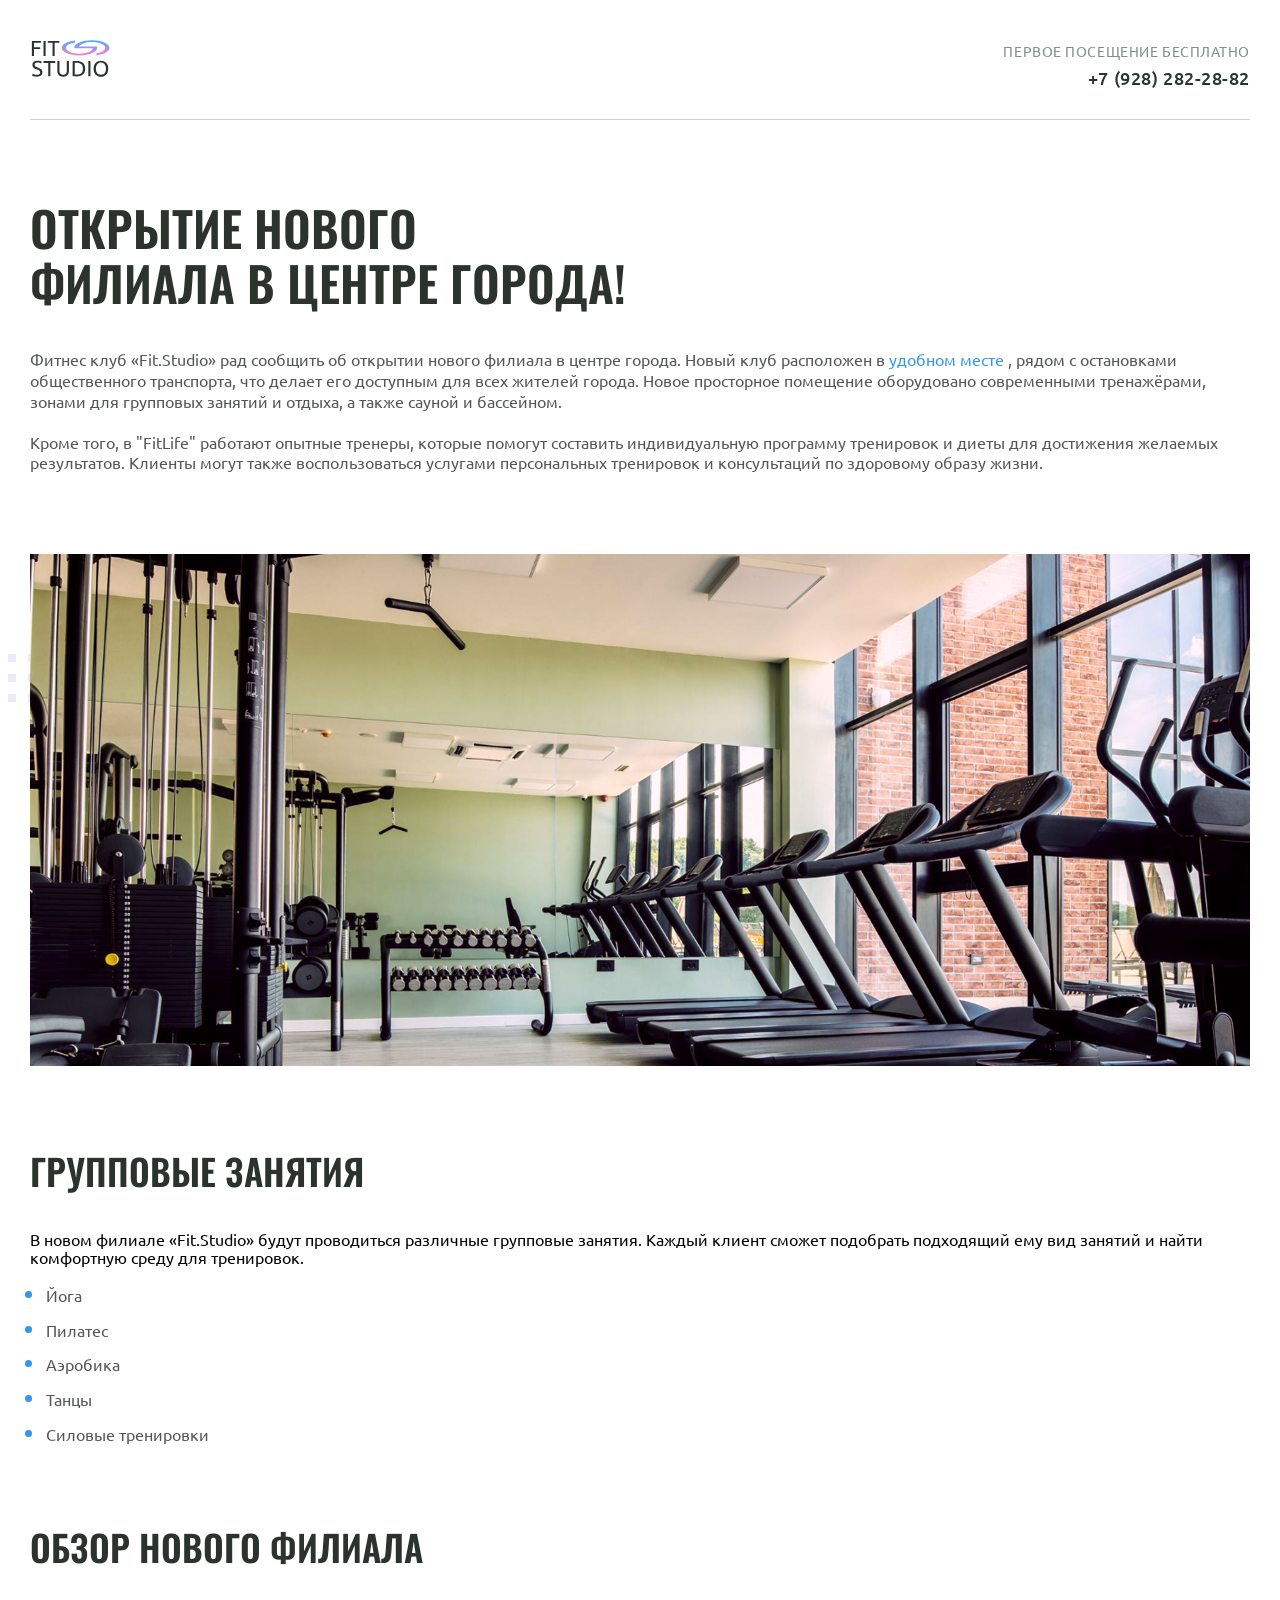
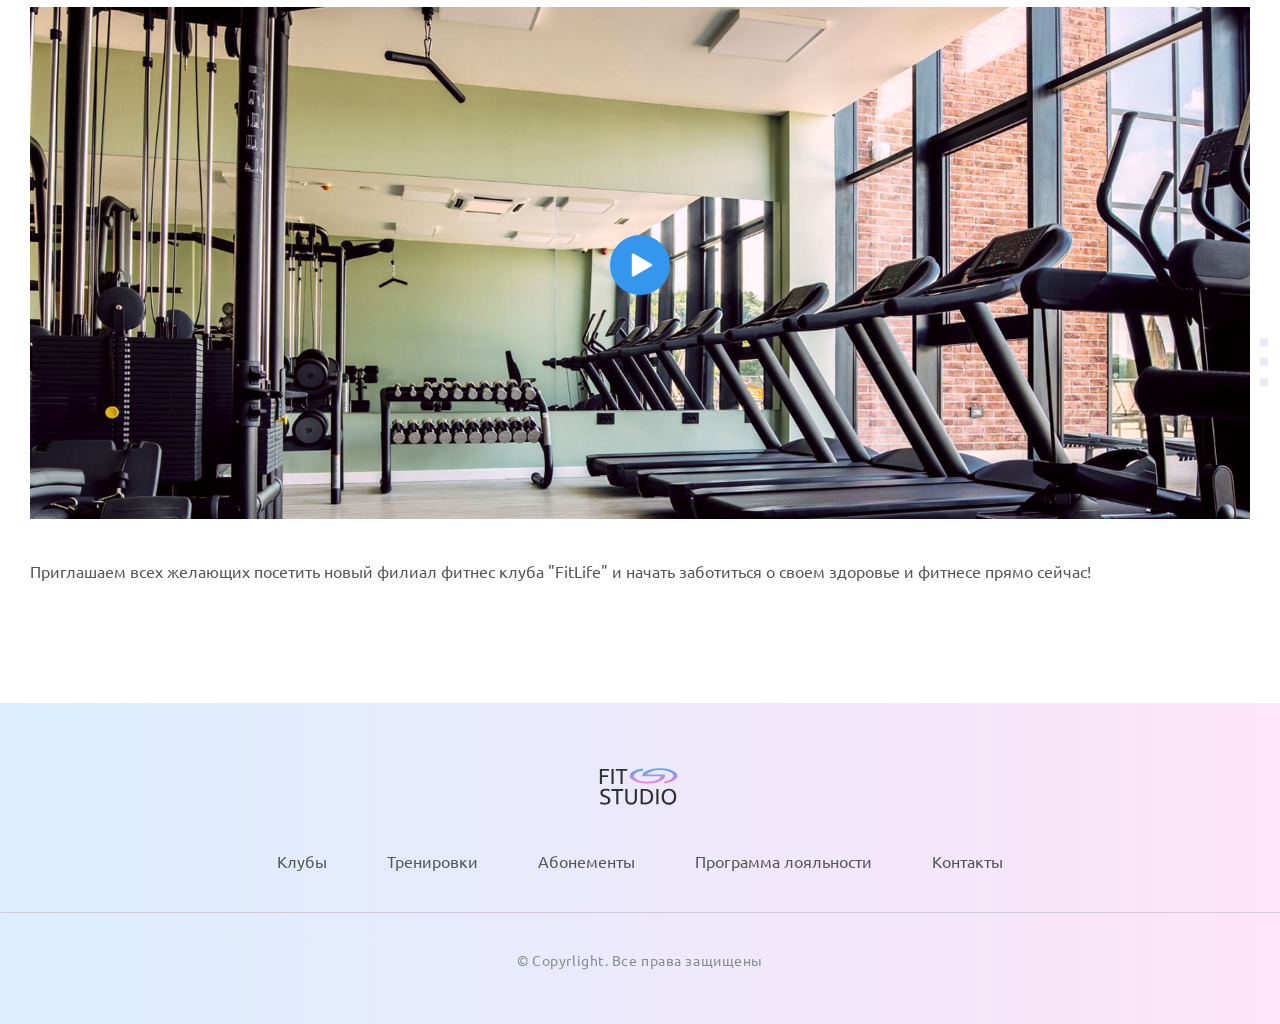
<file: Fit-studio-3/article.html>
<!doctype html>
<html lang="ru">
  <head>
    <meta charset="UTF-8" />
    <meta name="viewport" content="width=device-width, initial-scale=1.0" />
    <title>Fit Studio - Открытие нового филиала!</title>
    <link rel="stylesheet" href="./CSS/normalize.css" />
    <link rel="stylesheet" href="./CSS/fonts.css" />
    <link rel="stylesheet" href="./CSS/globals.css" />
    <link rel="stylesheet" href="./CSS/header.css" />
    <link rel="stylesheet" href="./CSS/article.css" />
    <link rel="stylesheet" href="./CSS/footer.css" />
    <link
      rel="icon"
      type="image/svg+xml"
      sizes="128x128"
      href="./images/favicon-icon.svg"
    />
  </head>
  <body>
    <header class="header">
      <div class="container">
        <div class="header-inner">
          <a href="/">
            <img
              src="./images/logo-icon.svg"
              width="84"
              height="45"
              alt="Логотип Fit studio"
            />
          </a>
          <div class="phone text-sub">
            <p>Первое посещение бесплатно</p>
            <a href="tel: +79282822882">+7 (928) 282-28-82</a>
          </div>
        </div>
      </div>
    </header>
    <article class="article">
      <div class="container">
        <h1 class="title-large">Открытие нового филиала в центре города!</h1>
        <p class="article-text">
          Фитнес клуб «Fit.Studio» рад сообщить об открытии нового филиала в
          центре города. Новый клуб расположен в
          <a href="#">удобном месте</a> , рядом с остановками общественного
          транспорта, что делает его доступным для всех жителей города. Новое
          просторное помещение оборудовано современными тренажёрами, зонами для
          групповых занятий и отдыха, а также сауной и бассейном.
        </p>
        <p class="article-text article-mb">
          Кроме того, в "FitLife" работают опытные тренеры, которые помогут
          составить индивидуальную программу тренировок и диеты для достижения
          желаемых результатов. Клиенты могут также воспользоваться услугами
          персональных тренировок и консультаций по здоровому образу жизни.
        </p>
        <div class="article-decor-wrapper article-decor-wrapper-1 article-mb">
          <img
            class="images"
            src="./images/gym-image.jpg"
            width="1220"
            height="512"
            alt="Тренажерный зал"
          />
        </div>
        <h2 class="title-large article-title-medium">Групповые занятия</h2>
        <p class="article=text">
          В новом филиале «Fit.Studio» будут проводиться различные групповые
          занятия. Каждый клиент сможет подобрать подходящий ему вид занятий и
          найти комфортную среду для тренировок.
        </p>
        <ul class="article-list article-text article-mb">
          <li class="article-item">Йога</li>
          <li class="article-item">Пилатес</li>
          <li class="article-item">Аэробика</li>
          <li class="article-item">Танцы</li>
          <li class="article-item">Силовые тренировки</li>
        </ul>
        <h2 class="title-large article-title-medium">Обзор нового филиала</h2>
        <div class="article-decor-wrapper article-decor-wrapper-2 article-mb-2">
          <button class="article-play-button">
            <img
              src="./images/play-icon.svg"
              width="24"
              height="24"
              alt="запустить"
            />
          </button>
          <img
            class="images"
            src="./images/gym-image.jpg"
            width="1220"
            height="512"
            alt="Тренажерный зал"
          />
        </div>
        <p class="article-text">
          Приглашаем всех желающих посетить новый филиал фитнес клуба "FitLife"
          и начать заботиться о своем здоровье и фитнесе прямо сейчас!
        </p>
      </div>
    </article>
    <footer class="footer">
      <div class="footer-top">
        <div class="container">
          <a class="footer-logo" href="/">
            <img
              src="./images/logo-icon.svg"
              width="84"
              height="45"
              alt="Логотип Fit studio"
            />
          </a>
          <nav class="menu">
            <ul>
              <li><a href="#">Клубы</a></li>
              <li><a href="#">Тренировки</a></li>
              <li><a href="#">Абонементы</a></li>
              <li><a href="#">Программа лояльности</a></li>
              <li><a href="#">Контакты</a></li>
            </ul>
          </nav>
        </div>
      </div>
      <div class="contaier">
        <p class="copyrlight">&copy; Copyrlight. Все права защищены</p>
      </div>
    </footer>
  </body>
</html>
</file>
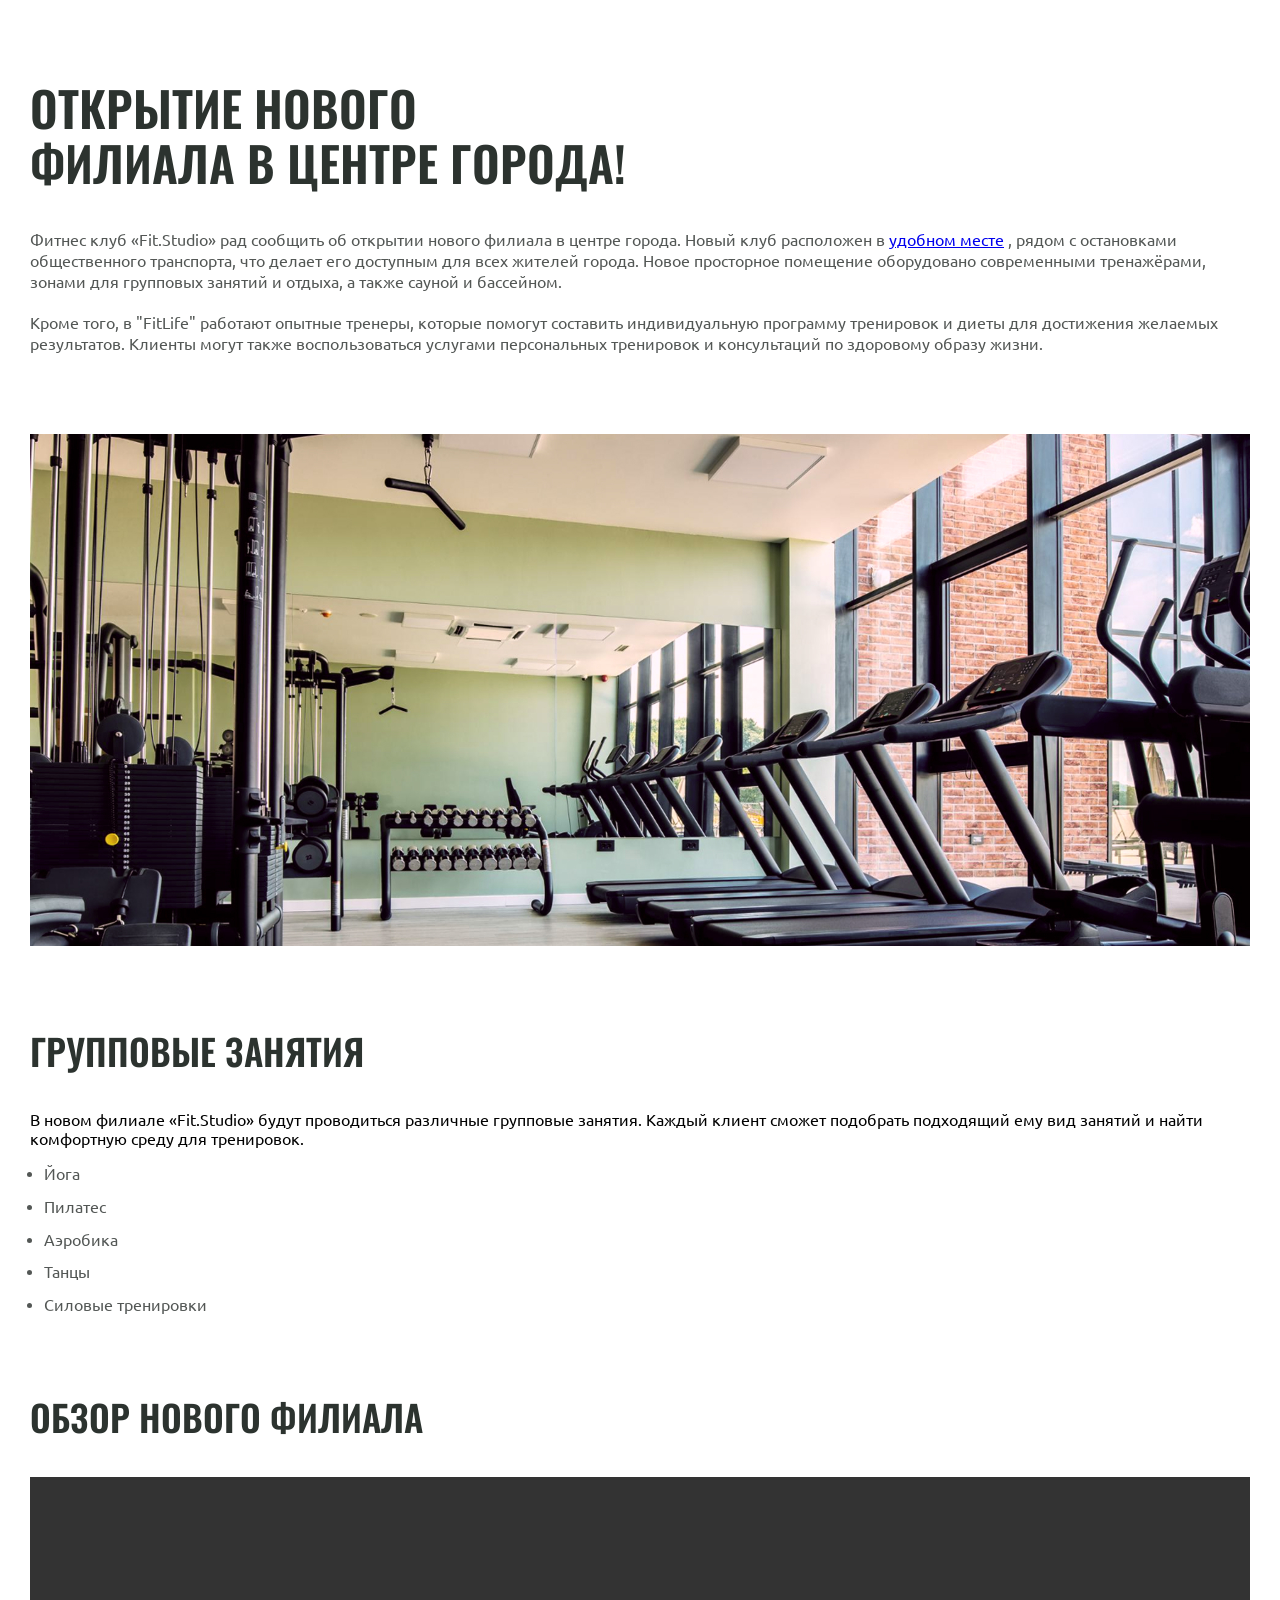
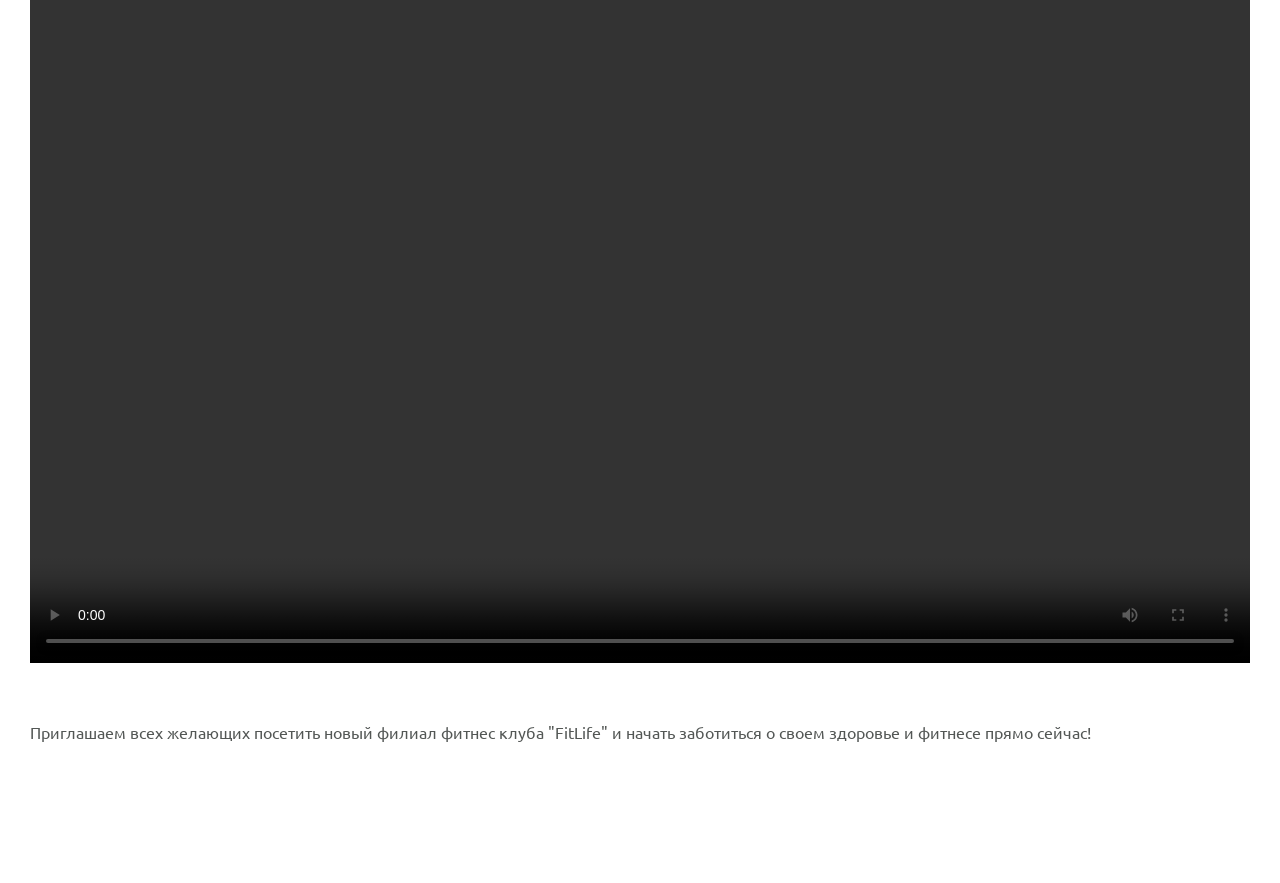
<file: Fit-studio/article.html>
<!doctype html>
<html lang="ru">
  <head>
    <meta charset="UTF-8" />
    <meta name="viewport" content="width=device-width, initial-scale=1.0" />
    <title>Fit Studio - Открытие нового филиала!</title>
    <link rel="stylesheet" href="./CSS/normalize.css" />
    <link rel="stylesheet" href="./CSS/fonts.css" />
    <link rel="stylesheet" href="./CSS/article.css" />
  </head>
  <body>
    <article class="article">
      <div class="container">
        <h1 class="article-title article-title-large">
          Открытие нового филиала в центре города!
        </h1>
        <p class="article-text">
          Фитнес клуб «Fit.Studio» рад сообщить об открытии нового филиала в
          центре города. Новый клуб расположен в
          <a href="#">удобном месте</a> , рядом с остановками общественного
          транспорта, что делает его доступным для всех жителей города. Новое
          просторное помещение оборудовано современными тренажёрами, зонами для
          групповых занятий и отдыха, а также сауной и бассейном.
        </p>
        <p class="article-text article-mb">
          Кроме того, в "FitLife" работают опытные тренеры, которые помогут
          составить индивидуальную программу тренировок и диеты для достижения
          желаемых результатов. Клиенты могут также воспользоваться услугами
          персональных тренировок и консультаций по здоровому образу жизни.
        </p>
        <img
          class="images article-mb"
          src="./images/gym-image.jpg"
          width="1220"
          height="512"
          alt="Тренажерный зал"
        />
        <h2 class="article-title article-title-medium">Групповые занятия</h2>
        <p class="article=text">
          В новом филиале «Fit.Studio» будут проводиться различные групповые
          занятия. Каждый клиент сможет подобрать подходящий ему вид занятий и
          найти комфортную среду для тренировок.
        </p>
        <ul class="article-list article-text article-mb">
          <li class="article-item">Йога</li>
          <li class="article-item">Пилатес</li>
          <li class="article-item">Аэробика</li>
          <li class="article-item">Танцы</li>
          <li class="article-item">Силовые тренировки</li>
        </ul>
        <h2 class="article-title article-title-medium">Обзор нового филиала</h2>
        <video
          class="article-video"
          src="./video/gym-video.mp4"
          width="1220"
          height="786"
          controls
        ></video>
        <p class="article-text">
          Приглашаем всех желающих посетить новый филиал фитнес клуба "FitLife"
          и начать заботиться о своем здоровье и фитнесе прямо сейчас!
        </p>
      </div>
    </article>
  </body>
</html>
</file>
<file: src/style.css>
*{padding: 0;margin: 0;border: 0;}
*,*:before,*:after{-webkit-box-sizing: border-box;box-sizing: border-box;}
:focus,:active{outline: none;}
a:focus,a:active{outline: none;}
nav,footer,header,aside{display: block;}
html,body{
    height:100%;width:100%;
    font-size:100%;line-height:1;-ms-text-size-adjust:100%;-moz-text-size-adjust:100%;-webkit-text-size-adjust:100%;}
input,button,textarea{font-family:inherit;}
input::-ms-clear{display: none;}
button{cursor: pointer;}
button::-moz-focus-inner{padding:0;border:0;}
a,a:visited{text-decoration: none;}
a:hover{text-decoration: none;}
ul li{list-style: none;}
img{vertical-align: top;}
h1,h2,h3,h4,h5,h6{font-size:inherit;font-weight: inherit;}
a{color:inherit;}



body {
    font-family: "Montserrat",SansSerif;
    color: black;
}

body.overflow {
    overflow: hidden;
}



.layout {
    display: -webkit-box;
    display: -ms-flexbox;
    display: flex;
    min-height: 100vh;
}

.sidebar {
    padding: 40px 24px 40px 0;
    -ms-flex-negative: 0;
    flex-shrink: 0;
    background-color: white;
}



.content {
    -webkit-box-flex: 1;
    -ms-flex-positive: 1;
    flex-grow: 1;
    background-color: #F4F4F4;
}

.container {
    display: -webkit-box;
    display: -ms-flexbox;
    display: flex;
    -webkit-box-orient: vertical;
    -webkit-box-direction: normal;
    -ms-flex-direction: column;
    flex-direction: column;
    -webkit-box-pack: center;
    -ms-flex-pack: center;
    justify-content: center;
    -webkit-box-align: center;
    -ms-flex-align: center;
    align-items: center;
    padding: 150px 60px 80px 60px;
}


.logo {
    margin-left: 60px;
    margin-bottom: 60px;
}

.sidebar__user {
    background-color: #F4F4F4;
    padding: 20px 30px;
    margin-left: 60px;
    margin-bottom: 100px;
    border-radius: 8px;
    border: 1px solid #DADEC9;
}

.sidebar__name {
    color:#161814;
    font-size: 18px;
    font-weight: 500;
    margin-bottom: 6px;
}

.sidebar__text {
    color: #AFB1A7;
    font-size: 13px;
    font-weight: 400;
    line-height: 130%; /* 16.9px */
}

.sidebar__item {
    width: 372px;
}

.sidebar__button {
    display: -webkit-box;
    display: -ms-flexbox;
    display: flex;
    -webkit-box-align: center;
    -ms-flex-align: center;
    align-items: center;
    gap: 10px;
    padding: 20px 60px;
    margin-bottom: 12px;
    border-radius: 0px 100px 100px 0px;
    -webkit-transition: all .5s;
    -o-transition: all .5s;
    transition: all .5s;
    cursor: pointer;
    width: 90%;
    color:#161814;
    font-size: 16px;
    font-weight: 500;
}

.sidebar__button.active , .sidebar__button:hover {
    width: 100%;
    background-color: #DAF765;
}


.content__title {
    color: #161814;
    font-size: 48px;
    font-weight: 700;
    margin-bottom: 40px;
}

.content__list {
    display: -webkit-box;
    display: -ms-flexbox;
    display: flex;
    -webkit-box-align: center;
    -ms-flex-align: center;
    align-items: center;
    -ms-flex-wrap: wrap;
    flex-wrap: wrap;
    gap: 20px;
}



.content__list-item  {
    cursor: pointer;
    padding: 12px 18px;
    background-color: #fff;
    border-radius: 10px;
    border: 1px solid #DADEC9;
    -webkit-transition: all .3s;
    -o-transition: all .3s;
    transition: all .3s;
}

.content__list-item:hover,.content__list-diplom:hover {
    background-color: #AFB1A7;
}

li a {
    padding: 12px 18px;

}


.content__list-diplom {
    -webkit-transition: all .3s;
    -o-transition: all .3s;
    transition: all .3s;
    display: inline-block;
    padding: 12px 18px;
    background-color: #fff;
    border-radius: 10px;
    border: 1px solid #DADEC9;
}

.content__decor {
    display: -webkit-box;
    display: -ms-flexbox;
    display: flex;
    -webkit-box-align: center;
    -ms-flex-align: center;
    align-items: center;
}

.content__decor-text {
    color:#BEDD44;
    font-size: 36px;
    font-weight: 700;
    line-height: 110%; /* 39.6px */
}

.content__block {
    max-width: 1200px;
}

.content__block.hidden {
    display: none;
}

.content__decor-img img{
    width: 100%;
}

.burger {
    display: none;
    padding: 5px;
    position: fixed;
    top: 3%;
    right: 7%;
    width: 40px;
    height: 40px;
    background-color: #161814;
    border-radius: 50%;
    z-index: 10;
    border: 1px solid #DAF765;
}

@media (max-width: 768px) {
    .burger {
        display: block;
    }

    .sidebar {
        -webkit-transition: all .3s;
        -o-transition: all .3s;
        transition: all .3s;
        -webkit-transform: translateX(-100%);
        -ms-transform: translateX(-100%);
        transform: translateX(-100%);
        position: fixed;
        top: 0;
        left: 0;
        bottom: 0;
        z-index: 5;
    }

    .sidebar.show {
        -webkit-transform: translateX(0%);
        -ms-transform: translateX(0%);
        transform: translateX(0%);
    }

    .overlay {
        opacity: 0;
        pointer-events: none;
        -webkit-transition: all .3s;
        -o-transition: all .3s;
        transition: all .3s;
        position: absolute;
        top: 0;
        right: 0;
        left: 0;
        bottom: 0;
        z-index: 3;
        background-color: #000000e0;
    }

    .overlay.show {
        opacity: 1;
        pointer-events: all;
    }

    .container {
        padding: 40px 20px;
        min-height: 100%;
    }

    .content__decor {
        margin-top: 20px;
        -webkit-box-orient: vertical;
        -webkit-box-direction: normal;
        -ms-flex-direction: column;
        flex-direction: column;
    }
}

@media (max-width: 400px) {
    .sidebar__user {
        margin-left: 0;
    }
}
</file>
<file: Fit-studio-3/CSS/fonts.css>
@font-face {
  font-family: "Ubuntu";
  src:
    local("Ubuntu"),
    url("../fonts/Ubuntu-Light.woff2") format("woff2");
  font-weight: 400;
  font-style: normal;
  font-display: swap;
}

@font-face {
  font-family: "Ubuntu";
  src:
    local("Ubuntu"),
    url("../fonts/Ubuntu-Regular.woff2") format("woff2");
  font-weight: 400;
  font-style: normal;
  font-display: swap;
}

@font-face {
  font-family: "Ubuntu";
  src:
    local("Ubuntu"),
    url("../fonts/Ubuntu-Medium.woff2") format("woff2");
  font-weight: 500;
  font-style: normal;
  font-display: swap;
}

@font-face {
  font-family: "Oswald";
  src:
    local("Oswald"),
    url("../fonts/Oswald-Medium.woff2") format("woff2");
  font-weight: 500;
  font-style: normal;
  font-display: swap;
}

@font-face {
  font-family: "Oswald";
  src:
    local("Oswald"),
    url("../fonts/Oswald-SemiBold.woff2") format("woff2");
  font-weight: 600;
  font-style: normal;
  font-display: swap;
}
</file>
<file: Fit-studio-3/CSS/globals.css>
html {
  font-family: Ubuntu, sans-serif;
  font-weight: 400;
}

*,
*::before,
*::after {
  box-sizing: border-box;
}

body {
  display: flex;
  flex-direction: column;
  min-height: 100vh;
}

h1,
h2,
h3,
h4,
h5,
h6 {
  margin: 0;
}

a {
  text-decoration: none;
  color: #3596ed;
}

.container {
  max-width: 1250px;
  margin: 0 auto;
  padding: 0 15px;
}

.text {
  font-weight: 400;
  font-size: 16px;
  line-height: 130%;
  color: #535755;
}

.button {
  display: inline-block;
  padding: 19px 32px;
  font-weight: 500;
  font-size: 15px;
  line-height: 130%;
  letter-spacing: 0.02em;
  text-transform: uppercase;
  text-align: center;
  color: #fff;
  background-color: #3596ed;
  transition: opacity 0.2s;
}

.button:hover {
  opacity: 0.85;
}

.section {
  margin-bottom: 140px;
}

.title-large {
  font-family: Oswald, sans-serif;
  font-size: 48px;
  max-width: 596px;
  font-weight: 600;
  line-height: 115%;
  text-transform: uppercase;
  color: #2c332f;
  margin-bottom: 40px;
}

.text-sub {
  font-weight: 300;
  font-size: 14px;
  letter-spacing: 0.04em;
  text-transform: uppercase;
  text-align: right;
  color: #858e8a;
}
</file>
<file: Fit-studio-3/CSS/header.css>
.header-inner {
  display: flex;
  justify-content: space-between;
  align-items: center;
  gap: 10px;
  padding-top: 30px;
  padding-bottom: 30px;
  border-bottom: 1px solid #d3cbd9;
}

.phone {
  text-align: right;
}

.phone p {
  margin-bottom: 8px;
}

.phone a {
  font-weight: 500;
  font-size: 18px;
  color: #2c332f;
  transition: color 0.2s;
}

.phone a:hover {
  color: #3596ed;
}
</file>
<file: Fit-studio-3/CSS/index.css>
.hero {
  position: relative;
  padding-top: 80px;
}

.hero::after {
  content: "";
  position: absolute;
  bottom: 106px;
  z-index: -1;
  width: 100%;
  height: 48px;
  background: url("../images/decor-large-icon.svg") repeat-x;
}

.hero-container {
  display: flex;
  align-items: center;
  gap: 28px;
}

.hero h1 {
  margin-bottom: 40px;
  font-family: "Oswald", sans-serif;
  font-weight: 600;
  font-size: 62px;
  line-height: 115%;
  text-transform: uppercase;
  color: #2c332f;
}
.hero h1 strong {
  font-weight: 600;
  color: #3596ed;
}

.hero-info .text {
  max-width: 440px;
  margin-bottom: 140px;
}

.hero-images {
  position: relative;
  display: flex;
}

.hero-choose {
  position: absolute;
  top: 40px;
  left: 50%;
  transform: translateX(-50%);
  max-width: 161px;
  padding: 22px;
  background: rgba(255, 255, 255, 0.9);
  border: 1px solid #535755;
  text-align: center;
}

.news-container {
  display: flex;
  gap: 28px;
}

.news-article {
  display: flex;
  flex-direction: column;
  max-width: 284px;
  background-color: #fff;
  border: 1px solid #d3cbd9;
  overflow: hidden;
}

.news-article img {
  display: block;
}

.news-info {
  padding: 20px 20px 0;
  margin-bottom: 12px;
}

.news-date {
  display: inline-block;
  margin-bottom: 8px;
}

.news-article footer {
  padding: 0 20px 20px;
  margin-top: auto;
}

.news-link {
  display: inline-flex;
  align-items: center;
  gap: 8px;
  font-weight: 400;
  font-size: 16px;
  line-height: 130%;
  color: #3596ed;
}

.news-link::after {
  content: "";
  display: inline-block;
  width: 22px;
  height: 9px;
  background-image: url("../images/arrow-right-icon.svg");
  transition: transform 0.2s;
}

.news-link:hover::after {
  transform: translateX(5px);
}
</file>
<file: Fit-studio-3/CSS/footer.css>
.footer {
  padding: 60px 0 40px;
  margin-top: auto;
  background-image: linear-gradient(
    90deg,
    rgba(73, 169, 255, 0.2) 0%,
    rgba(252, 124, 217, 0.2) 100%
  );
  text-align: center;
}

.footer-top {
  padding-bottom: 40px;
  margin-bottom: 40px;
  border-bottom: 1px solid #d3cbd9;
}

.footer-logo {
  display: inline-block;
  margin-bottom: 40px;
}

.menu ul {
  display: flex;
  justify-content: center;
  align-items: center;
  gap: 60px;
  list-style: none;
  margin: 0;
  padding: 0;
}

.menu a {
  font-weight: 400;
  font-size: 16px;
  line-height: 130%;
  color: #535755;
  transition: color 0.2s;
}

.menu a:hover {
  color: #3596ed;
}

.copyrlight {
  font-weight: 400;
  font-size: 14px;
  letter-spacing: 0.04em;
  color: #858e8a;
}
</file>
<file: Fit-studio-final/CSS/fonts.css>
@font-face {
  font-family: "Ubuntu";
  src:
    local("Ubuntu"),
    url("../fonts/Ubuntu-Light.woff2") format("woff2");
  font-weight: 400;
  font-style: normal;
  font-display: swap;
}

@font-face {
  font-family: "Ubuntu";
  src:
    local("Ubuntu"),
    url("../fonts/Ubuntu-Regular.woff2") format("woff2");
  font-weight: 400;
  font-style: normal;
  font-display: swap;
}

@font-face {
  font-family: "Ubuntu";
  src:
    local("Ubuntu"),
    url("../fonts/Ubuntu-Medium.woff2") format("woff2");
  font-weight: 500;
  font-style: normal;
  font-display: swap;
}

@font-face {
  font-family: "Oswald";
  src:
    local("Oswald"),
    url("../fonts/Oswald-Medium.woff2") format("woff2");
  font-weight: 500;
  font-style: normal;
  font-display: swap;
}

@font-face {
  font-family: "Oswald";
  src:
    local("Oswald"),
    url("../fonts/Oswald-SemiBold.woff2") format("woff2");
  font-weight: 600;
  font-style: normal;
  font-display: swap;
}
</file>
<file: Fit-studio-final/CSS/globals.css>
html {
  font-family: Ubuntu, sans-serif;
  font-weight: 400;
}

*,
*::before,
*::after {
  box-sizing: border-box;
}

body {
  display: flex;
  flex-direction: column;
  min-height: 100vh;
}

h1,
h2,
h3,
h4,
h5,
h6 {
  margin: 0;
}

a {
  text-decoration: none;
  color: #3596ed;
}

a,
button {
  outline: none;
}

.container {
  max-width: 1250px;
  margin: 0 auto;
  padding: 0 15px;
}

.text {
  font-weight: 400;
  font-size: 16px;
  line-height: 130%;
  color: #535755;
}

.button {
  display: inline-block;
  padding: 19px 32px;
  font-weight: 500;
  font-size: 15px;
  line-height: 130%;
  letter-spacing: 0.02em;
  text-transform: uppercase;
  text-align: center;
  color: #fff;
  background-color: #3596ed;
  transition:
    opacity 0.2s,
    background-color 0.2s;
}

.button:hover {
  opacity: 0.85;
}

.button:active {
  background-color: #378eda;
}

.button:disabled {
  opacity: 0.65;
  cursor: default;
}

.section {
  margin-bottom: 140px;
}

.title-large {
  font-family: Oswald, sans-serif;
  font-size: 48px;
  max-width: 596px;
  font-weight: 600;
  line-height: 115%;
  text-transform: uppercase;
  color: #2c332f;
  margin-bottom: 40px;
}

.title-medium {
  font-family: Oswald, sans-serif;
  font-weight: 500;
  font-size: 24px;
  line-height: 115%;
  text-transform: uppercase;
  color: #2c332f;
}

.text-sub {
  font-weight: 300;
  font-size: 14px;
  letter-spacing: 0.04em;
  text-transform: uppercase;
  text-align: right;
  color: #858e8a;
}

a:focus-visible,
button:focus-visible,
summary:focus-visible {
  outline: 2px solid #3596ed;
  outline-offset: 1px;
}
</file>
<file: Fit-studio-final/CSS/header.css>
.header-inner {
  display: flex;
  justify-content: space-between;
  align-items: center;
  gap: 10px;
  padding-top: 30px;
  padding-bottom: 30px;
  border-bottom: 1px solid #d3cbd9;
}

.phone {
  text-align: right;
}

.phone p {
  margin-bottom: 8px;
}

.phone a {
  font-weight: 500;
  font-size: 18px;
  color: #2c332f;
  transition: color 0.2s;
}

.phone a:hover {
  color: #3596ed;
}
</file>
<file: Fit-studio-final/CSS/index.css>
.hero {
  position: relative;
  padding-top: 80px;
}

.hero::after {
  content: "";
  position: absolute;
  bottom: 106px;
  z-index: -1;
  width: 100%;
  height: 48px;
  background: url("../images/decor-large-icon.svg") repeat-x;
}

.hero-container {
  display: flex;
  align-items: center;
  gap: 28px;
}

.hero h1 {
  margin-bottom: 40px;
  font-family: "Oswald", sans-serif;
  font-weight: 600;
  font-size: 62px;
  line-height: 115%;
  text-transform: uppercase;
  color: #2c332f;
}
.hero h1 strong {
  font-weight: 600;
  color: #3596ed;
}

.hero-info .text {
  max-width: 440px;
  margin-bottom: 140px;
}

.hero-images {
  position: relative;
  display: flex;
}

.hero-choose {
  position: absolute;
  top: 40px;
  left: 50%;
  transform: translateX(-50%);
  max-width: 161px;
  padding: 22px;
  background: rgba(255, 255, 255, 0.9);
  border: 1px solid #535755;
  text-align: center;
}

.news-container {
  display: flex;
  gap: 28px;
}

.news-article {
  display: flex;
  flex-direction: column;
  max-width: 284px;
  background-color: #fff;
  border: 1px solid #d3cbd9;
  overflow: hidden;
}

.news-article img {
  display: block;
}

.news-info {
  padding: 20px 20px 0;
  margin-bottom: 12px;
}

.news-date {
  display: inline-block;
  margin-bottom: 8px;
}

.news-article footer {
  padding: 0 20px 20px;
  margin-top: auto;
}

.news-link {
  display: inline-flex;
  align-items: center;
  gap: 8px;
  font-weight: 400;
  font-size: 16px;
  line-height: 130%;
  color: #3596ed;
}

.news-link::after {
  content: "";
  display: inline-block;
  width: 22px;
  height: 9px;
  background-image: url("../images/arrow-right-icon.svg");
  transition: transform 0.2s;
}

.news-link:hover::after {
  transform: translateX(5px);
}

.faq {
  position: relative;
}

.faq::before {
  content: "";
  position: absolute;
  top: 215px;
  z-index: -1;
  width: calc(50% - 250px);
  height: 48px;
  background: url("../images/decor-large-icon.svg") repeat-x;
}

.faq-container {
  display: flex;
  gap: 28px;
}

details {
  margin-bottom: 10px;
  border-block: 1px solid #d3cbd9;
}

details[open] summary::after {
  transform: rotate(180deg);
}

summary {
  display: flex;
  align-items: center;
  justify-content: space-between;
  gap: 10px;
  list-style: none;
  padding: 20px;
  cursor: pointer;
}

summary::after {
  content: "";
  display: inline-block;
  width: 17px;
  height: 22px;
  background: url("../images/arrow-down-icon.svg") no-repeat center / cover;
}

summary::-webkit-details-marker {
  display: none;
}

details > p {
  padding: 0 20px 20px;
}
</file>
<file: Fit-studio-final/CSS/footer.css>
.footer {
  padding: 60px 0 40px;
  margin-top: auto;
  background-image: linear-gradient(
    90deg,
    rgba(73, 169, 255, 0.2) 0%,
    rgba(252, 124, 217, 0.2) 100%
  );
  text-align: center;
}

.footer-top {
  padding-bottom: 40px;
  margin-bottom: 40px;
  border-bottom: 1px solid #d3cbd9;
}

.footer-logo {
  display: inline-block;
  margin-bottom: 40px;
}

.menu ul {
  display: flex;
  justify-content: center;
  align-items: center;
  gap: 60px;
  list-style: none;
  margin: 0;
  padding: 0;
}

.menu a {
  font-weight: 400;
  font-size: 16px;
  line-height: 130%;
  color: #535755;
  transition: color 0.2s;
}

.menu a:hover {
  color: #3596ed;
}

.copyrlight {
  font-weight: 400;
  font-size: 14px;
  letter-spacing: 0.04em;
  color: #858e8a;
}
</file>
<file: Form/CSS/style.css>
* {
  box-sizing: border-box;
}

body {
  display: flex;
  justify-content: center;
  align-items: center;
  font-family: sans-serif;
  min-height: 100vh;
}

form {
  border: 1px solid gray;
  border-radius: 12px;
  padding: 30px;
  max-width: 450px;
  width: 100%;
}

fieldset {
  border: none;
}

legend {
  margin-top: 0;
  margin-bottom: 8px;
  padding-left: 0;
  font-size: 22px;
  font-weight: bold;
}

.group-1 label input,
.group-1 label textarea {
  display: block;
  width: 100%;
  padding: 5px;
  margin-top: 5px;
  margin-left: 0;
  margin-right: 0;
  margin-bottom: 1px !important;
  border: 1px solid #ccc;
  border-radius: 10px;
}

.group-1 {
  margin-left: 0 !important;
  padding-left: 0 !important;
}

.group-1 label {
  margin-left: 0 !important;
  padding-left: 0 !important;
  display: block;
}

textarea {
  max-height: 200px;
  resize: vertical;
  height: 35px;
  font-family: sans-serif;
}

div {
  height: 30px;
}

.checkbox-label {
  display: inline-flex;
  align-items: center;
  gap: 10px;
  cursor: pointer;
  margin-top: 15px;
  padding-left: 0 !important;
}

.checkbox {
  appearance: none;
  position: absolute;
}

.checkbox::after {
  content: "";
  position: relative;
  display: inline-block;
  width: 16px;
  height: 16px;
  border: 1px solid #333;
  border-radius: 6px;
  cursor: pointer;
}

.checkbox:checked::after {
  background:
    url("../images/check-icon.svg") no-repeat center,
    #9e1fff;
}

.checkbox-text {
  font-size: 16px;
  display: inline-block;
  padding-left: 28px;
}

button {
  display: block;
  margin-top: 20px !important;
  border: none;
  border-radius: 6px;
  padding: 6px 18px;
  background-color: blueviolet;
  color: #fff;
  cursor: pointer;
  transition: opacity 0.2s;
}

button:hover {
  opacity: 0.85;
}

button:active {
  background-color: rgb(88, 21, 146);
}

input:focus-visible,
textarea:focus-visible,
button:focus-visible,
input[type="checkbox"]:focus-visible {
  outline: 2px solid blueviolet;
  outline-offset: 1px;
}
</file>
<file: Tabl/CSS/style.css>
table {
  border-collapse: collapse;
  width: 50%;
  max-width: 250px;
}
caption {
  border: 2px solid #000;
  border-collapse: collapse;
  font-weight: bolder;
  border-bottom: none;
  font-family: Arial, Helvetica, sans-serif;
  font-size: 23px;
}
th {
  border: 2px solid #000;
  font-weight: bolder;
  font-family: Arial, Helvetica, sans-serif;
  font-size: 20px;
}
td {
  border: 2px solid #000;
  text-align: center;
  font-family: Arial, Helvetica, sans-serif;
  font-size: 19px;
}
.weekend {
  color: red;
}
</file>
<file: Fit-studio-1/CSS/fonts.css>
@font-face {
  font-family: "Ubuntu";
  src:
    local("Ubuntu"),
    url("../fonts/Ubuntu-Light.woff2") format("woff2");
  font-weight: 400;
  font-style: normal;
  font-display: swap;
}

@font-face {
  font-family: "Ubuntu";
  src:
    local("Ubuntu"),
    url("../fonts/Ubuntu-Regular.woff2") format("woff2");
  font-weight: 400;
  font-style: normal;
  font-display: swap;
}

@font-face {
  font-family: "Ubuntu";
  src:
    local("Ubuntu"),
    url("../fonts/Ubuntu-Medium.woff2") format("woff2");
  font-weight: 500;
  font-style: normal;
  font-display: swap;
}

@font-face {
  font-family: "Oswald";
  src:
    local("Oswald"),
    url("../fonts/Oswald-Medium.woff2") format("woff2");
  font-weight: 500;
  font-style: normal;
  font-display: swap;
}

@font-face {
  font-family: "Oswald";
  src:
    local("Oswald"),
    url("../fonts/Oswald-SemiBold.woff2") format("woff2");
  font-weight: 600;
  font-style: normal;
  font-display: swap;
}
</file>
<file: Fit-studio-1/CSS/article.css>
html {
  font-family: Ubuntu, sans-serif;
  font-weight: 400;
}

body * {
  box-sizing: border-box;
}

h1,
h2,
h3,
h4,
h5,
h6 {
  margin: 0;
}

a {
  text-decoration: none;
  color: #3596ed;
}

.container {
  max-width: 1250px;
  margin: 0 auto;
  padding: 0 15px;
}
.article {
  padding-top: 80px;
  padding-bottom: 120px;
}

.article-title {
  font-family: Oswald;
  max-width: 596px;
  font-weight: 600;
  line-height: 115%;
  text-transform: uppercase;
  color: #2c332f;
  margin-bottom: 40px;
}

.article-title-large {
  font-size: 48px;
}

.article-title-medium {
  font-size: 36px;
}

.article-text {
  font-weight: 400;
  font-size: 16px;
  line-height: 130%;
  color: #535755;
  margin-bottom: 20px;
}

.article-mb {
  margin-bottom: 80px;
}

.article-mb-2 {
  margin-bottom: 40px;
}

.article-decor-wrapper {
  position: relative;
}

.article-decor-wrapper::before {
  content: "";
  position: absolute;
  z-index: -1;
  background: url("../images/decor-icon.svg") no-repeat;
  width: 528px;
  height: 48px;
}

.article-decor-wrapper-1::before {
  top: 100px;
  left: -350px;
}

.article-decor-wrapper-2::before {
  right: -350px;
  bottom: 136px;
}

.images,
.article-video {
  width: 100%;
}

.article-list {
  margin-top: 0;
  padding-left: 16px;
}

.article-item {
  margin-bottom: 12px;
}

.article-item::marker {
  font-size: 22px;
  color: #3596ed;
}

.article-play-button {
  position: absolute;
  top: 50%;
  left: 50%;
  display: flex;
  align-items: center;
  justify-content: center;
  width: 60px;
  height: 60px;
  padding: 0;
  background-color: #3596ed;
  border-radius: 50%;
  border: none;
  cursor: pointer;
}
</file>
<file: Fit-studio-2/CSS/fonts.css>
@font-face {
  font-family: "Ubuntu";
  src:
    local("Ubuntu"),
    url("../fonts/Ubuntu-Light.woff2") format("woff2");
  font-weight: 400;
  font-style: normal;
  font-display: swap;
}

@font-face {
  font-family: "Ubuntu";
  src:
    local("Ubuntu"),
    url("../fonts/Ubuntu-Regular.woff2") format("woff2");
  font-weight: 400;
  font-style: normal;
  font-display: swap;
}

@font-face {
  font-family: "Ubuntu";
  src:
    local("Ubuntu"),
    url("../fonts/Ubuntu-Medium.woff2") format("woff2");
  font-weight: 500;
  font-style: normal;
  font-display: swap;
}

@font-face {
  font-family: "Oswald";
  src:
    local("Oswald"),
    url("../fonts/Oswald-Medium.woff2") format("woff2");
  font-weight: 500;
  font-style: normal;
  font-display: swap;
}

@font-face {
  font-family: "Oswald";
  src:
    local("Oswald"),
    url("../fonts/Oswald-SemiBold.woff2") format("woff2");
  font-weight: 600;
  font-style: normal;
  font-display: swap;
}
</file>
<file: Fit-studio-2/CSS/globals.css>
html {
  font-family: Ubuntu, sans-serif;
  font-weight: 400;
}

*,
*::before,
*::after {
  box-sizing: border-box;
}

body {
  display: flex;
  flex-direction: column;
  min-height: 100vh;
}

h1,
h2,
h3,
h4,
h5,
h6 {
  margin: 0;
}

a {
  text-decoration: none;
  color: #3596ed;
}

.container {
  max-width: 1250px;
  margin: 0 auto;
  padding: 0 15px;
}
</file>
<file: Fit-studio-2/CSS/header.css>
.header-inner {
  display: flex;
  justify-content: space-between;
  align-items: center;
  gap: 10px;
  padding-top: 30px;
  padding-bottom: 30px;
  border-bottom: 1px solid #d3cbd9;
}

.phone {
  font-weight: 300;
  font-size: 14px;
  letter-spacing: 0.04em;
  text-transform: uppercase;
  text-align: right;
  color: #858e8a;
}

.phone p {
  margin-bottom: 8px;
}

.phone a {
  font-weight: 500;
  font-size: 18px;
  color: #2c332f;
  transition: color 0.2s;
}

.phone a:hover {
  color: #3596ed;
}
</file>
<file: Fit-studio-2/CSS/article.css>
html {
  font-family: Ubuntu, sans-serif;
  font-weight: 400;
}

body * {
  box-sizing: border-box;
}

h1,
h2,
h3,
h4,
h5,
h6 {
  margin: 0;
}

a {
  text-decoration: none;
  color: #3596ed;
}

.container {
  max-width: 1250px;
  margin: 0 auto;
  padding: 0 15px;
}
.article {
  padding-top: 80px;
  padding-bottom: 120px;
}

.article-title {
  font-family: Oswald;
  max-width: 596px;
  font-weight: 600;
  line-height: 115%;
  text-transform: uppercase;
  color: #2c332f;
  margin-bottom: 40px;
}

.article-title-large {
  font-size: 48px;
}

.article-title-medium {
  font-size: 36px;
}

.article-text {
  font-weight: 400;
  font-size: 16px;
  line-height: 130%;
  color: #535755;
  margin-bottom: 20px;
}

.article-text:last-child {
  margin-bottom: 0;
}

.article-mb {
  margin-bottom: 80px;
}

.article-mb-2 {
  margin-bottom: 40px;
}

.article-decor-wrapper {
  position: relative;
}

.article-decor-wrapper::before {
  content: "";
  position: absolute;
  z-index: -1;
  background: url("../images/decor-icon.svg") no-repeat;
  width: 528px;
  height: 48px;
}

.article-decor-wrapper-1::before {
  top: 100px;
  left: -350px;
}

.article-decor-wrapper-2::before {
  right: -350px;
  bottom: 136px;
}

.images,
.article-video {
  width: 100%;
}

.article-list {
  margin-top: 0;
  padding-left: 16px;
}

.article-item {
  margin-bottom: 12px;
}

.article-item::marker {
  font-size: 22px;
  color: #3596ed;
}

.article-play-button {
  position: absolute;
  top: 50%;
  left: 50%;
  transform: translate(-50%, -50%);
  display: flex;
  align-items: center;
  justify-content: center;
  width: 60px;
  height: 60px;
  padding: 0;
  background-color: #3596ed;
  border-radius: 50%;
  border: none;
  cursor: pointer;
}

.article-play-button img {
  display: block;
  transform: translateX(2px);
}
</file>
<file: Fit-studio-2/CSS/footer.css>
.footer {
  padding: 60px 0 40px;
  margin-top: auto;
  background-image: linear-gradient(
    90deg,
    rgba(73, 169, 255, 0.2) 0%,
    rgba(252, 124, 217, 0.2) 100%
  );
  text-align: center;
}

.footer-top {
  padding-bottom: 40px;
  margin-bottom: 40px;
  border-bottom: 1px solid #d3cbd9;
}

.footer-logo {
  display: inline-block;
  margin-bottom: 40px;
}

.menu ul {
  display: flex;
  justify-content: center;
  align-items: center;
  gap: 60px;
  list-style: none;
  margin: 0;
  padding: 0;
}

.menu a {
  font-weight: 400;
  font-size: 16px;
  line-height: 130%;
  color: #535755;
  transition: color 0.2s;
}

.menu a:hover {
  color: #3596ed;
}

.copyrlight {
  font-weight: 400;
  font-size: 14px;
  letter-spacing: 0.04em;
  color: #858e8a;
}
</file>
<file: Fit-studio-3/CSS/article.css>
html {
  font-family: Ubuntu, sans-serif;
  font-weight: 400;
}

body * {
  box-sizing: border-box;
}

h1,
h2,
h3,
h4,
h5,
h6 {
  margin: 0;
}

a {
  text-decoration: none;
  color: #3596ed;
}

.container {
  max-width: 1250px;
  margin: 0 auto;
  padding: 0 15px;
}
.article {
  padding-top: 80px;
  padding-bottom: 120px;
}

.article-title-medium {
  font-size: 36px;
}

.article-text {
  font-weight: 400;
  font-size: 16px;
  line-height: 130%;
  color: #535755;
  margin-bottom: 20px;
}

.article-text:last-child {
  margin-bottom: 0;
}

.article-mb {
  margin-bottom: 80px;
}

.article-mb-2 {
  margin-bottom: 40px;
}

.article-decor-wrapper {
  position: relative;
}

.article-decor-wrapper::before {
  content: "";
  position: absolute;
  z-index: -1;
  background: url("../images/decor-icon.svg") no-repeat;
  width: 528px;
  height: 48px;
}

.article-decor-wrapper-1::before {
  top: 100px;
  left: -350px;
}

.article-decor-wrapper-2::before {
  right: -350px;
  bottom: 136px;
}

.images,
.article-video {
  width: 100%;
}

.article-list {
  margin-top: 0;
  padding-left: 16px;
}

.article-item {
  margin-bottom: 12px;
}

.article-item::marker {
  font-size: 22px;
  color: #3596ed;
}

.article-play-button {
  position: absolute;
  top: 50%;
  left: 50%;
  transform: translate(-50%, -50%);
  display: flex;
  align-items: center;
  justify-content: center;
  width: 60px;
  height: 60px;
  padding: 0;
  background-color: #3596ed;
  border-radius: 50%;
  border: none;
  cursor: pointer;
}

.article-play-button img {
  display: block;
  transform: translateX(2px);
}
</file>
<file: Fit-studio/CSS/fonts.css>
@font-face {
  font-family: "Ubuntu";
  src:
    local("Ubuntu"),
    url("../fonts/Ubuntu-Light.woff2") format("woff2");
  font-weight: 400;
  font-style: normal;
  font-display: swap;
}

@font-face {
  font-family: "Ubuntu";
  src:
    local("Ubuntu"),
    url("../fonts/Ubuntu-Regular.woff2") format("woff2");
  font-weight: 400;
  font-style: normal;
  font-display: swap;
}

@font-face {
  font-family: "Ubuntu";
  src:
    local("Ubuntu"),
    url("../fonts/Ubuntu-Medium.woff2") format("woff2");
  font-weight: 500;
  font-style: normal;
  font-display: swap;
}

@font-face {
  font-family: "Oswald";
  src:
    local("Oswald"),
    url("../fonts/Oswald-Medium.woff2") format("woff2");
  font-weight: 500;
  font-style: normal;
  font-display: swap;
}

@font-face {
  font-family: "Oswald";
  src:
    local("Oswald"),
    url("../fonts/Oswald-SemiBold.woff2") format("woff2");
  font-weight: 600;
  font-style: normal;
  font-display: swap;
}
</file>
<file: Fit-studio/CSS/article.css>
html {
  font-family: Ubuntu, sans-serif;
  font-weight: 400;
}

body * {
  box-sizing: border-box;
}

h1,
h2,
h3,
h4,
h5,
h6 {
  margin: 0;
}

.container {
  max-width: 1250px;
  margin: 0 auto;
  padding: 0 15px;
}
.article {
  padding-top: 80px;
  padding-bottom: 120px;
}

.article-title {
  font-family: Oswald;
  max-width: 596px;
  font-weight: 600;
  line-height: 115%;
  text-transform: uppercase;
  color: #2c332f;
  margin-bottom: 40px;
}

.article-title-large {
  font-size: 48px;
}

.article-title-medium {
  font-size: 36px;
}

.article-text {
  font-weight: 400;
  font-size: 16px;
  line-height: 130%;
  color: #535755;
  margin-bottom: 20px;
}

.article-mb {
  margin-bottom: 80px;
}

.images,
.article-video {
  width: 100%;
}

.article-list {
  margin-top: 0;
  padding-left: 14px;
}

.article-item {
  margin-bottom: 12px;
}

.article-video {
  margin-bottom: 40px;
}
</file>
